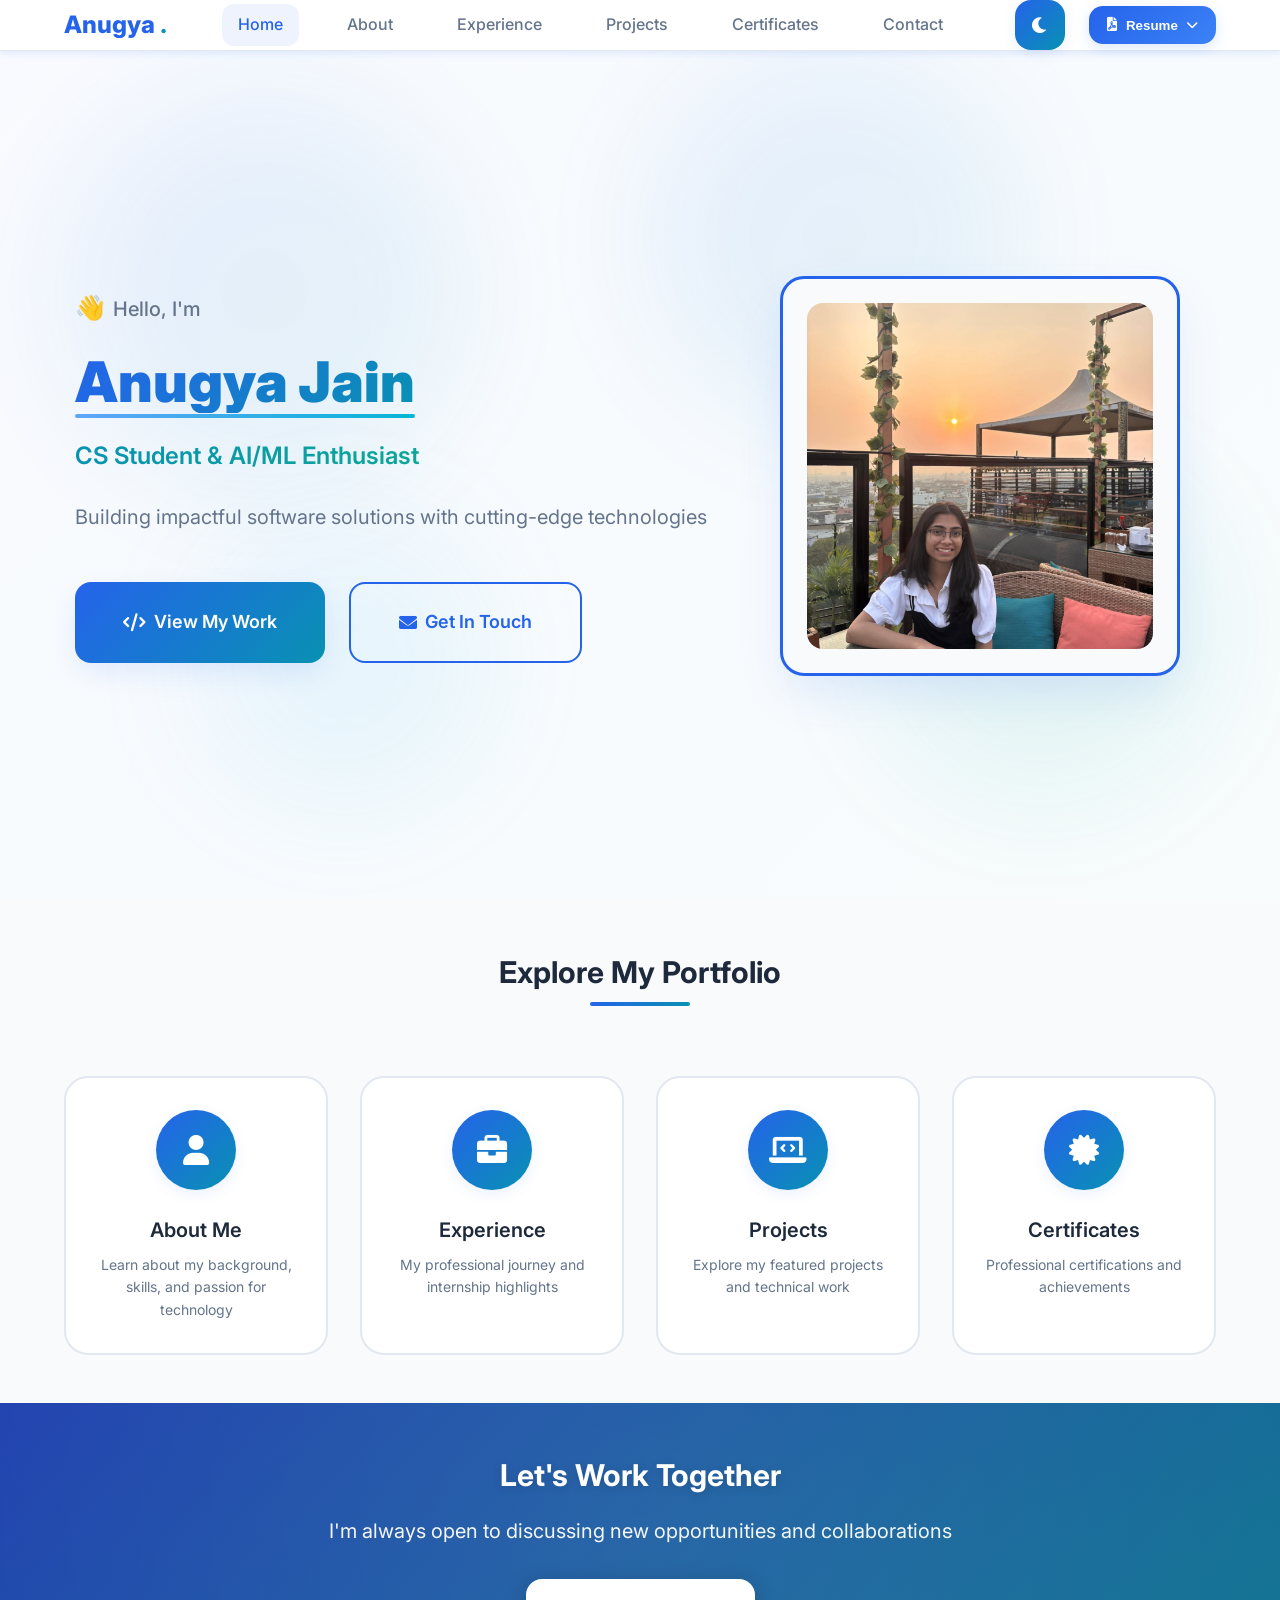
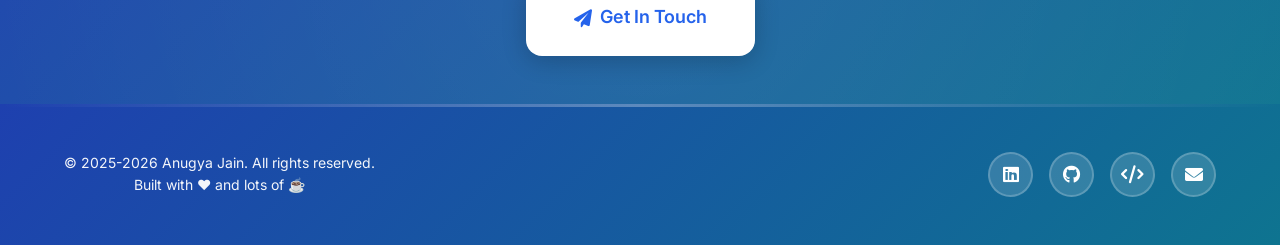
<file: index.html>
<!DOCTYPE html>
<html lang="en">
<head>
<meta charset="UTF-8" />
<meta name="viewport" content="width=device-width, initial-scale=1" />
<title>Anugya Jain - Portfolio</title>

<link rel="icon" type="image/png" href="logo.png">

<link rel="stylesheet" href="assets/css/style.css" />
<link href="https://fonts.googleapis.com/css2?family=Inter:wght@300;400;500;600;700;800&display=swap" rel="stylesheet">
<link rel="stylesheet" href="https://cdnjs.cloudflare.com/ajax/libs/font-awesome/6.0.0/css/all.min.css">
</head>
<body>
<header>
  <nav class="container" aria-label="Primary navigation">
    <div class="logo" tabindex="0" onclick="window.location.href='index.html'">
      <span class="logo-text">Anugya</span>
      <span class="logo-accent">.</span>
    </div>
    <div class="nav-links" role="menubar">
      <a href="index.html" class="active" role="menuitem">Home</a>
      <a href="about.html" role="menuitem">About</a>
      <a href="experience.html" role="menuitem">Experience</a>
      <a href="projects.html" role="menuitem">Projects</a>
      <a href="certificates.html" role="menuitem">Certificates</a>
      <a href="contact.html" role="menuitem">Contact</a>
    </div>
    <div class="nav-actions">
      <button class="theme-toggle" id="theme-toggle" aria-label="Toggle theme">
        <i class="fas fa-moon"></i>
      </button>

    <div class="resume-dropdown">

    <button class="resume-btn">
      <i class="fas fa-file-pdf"></i>
      <span>Resume</span>
      <i class="fas fa-chevron-down dropdown-arrow"></i>
    </button>

    <div class="resume-dropdown-content">

      <!-- View Resume -->
      <a
        href="Anugya_Jain_Resume.pdf"
        target="_blank"
        class="resume-option"
      >
        <i class="fas fa-eye"></i>
        View Resume
      </a>

      <!-- Download Resume -->
      <a
        href="Anugya_Jain_Resume.pdf"
        download
        class="resume-option"
      >
        <i class="fas fa-download"></i>
        Download Resume
      </a>

    </div>

  </div>
          <div class="mobile-menu-toggle" tabindex="0">
        <span></span>
        <span></span>
        <span></span>
      </div>
    </div>
  </nav>
</header>

<main>
  <section class="hero" aria-label="Introduction">
    <div class="hero-background">
      <div class="floating-shapes">
        <div class="shape shape-1"></div>
        <div class="shape shape-2"></div>
        <div class="shape shape-3"></div>
        <div class="shape shape-4"></div>
      </div>
    </div>
    <div class="container">
      <div class="hero-content">
        <div class="hero-text">
          <div class="greeting">
            <span class="wave">👋</span>
            <span>Hello, I'm</span>
          </div>
          <h1 class="hero-title">
            <span class="name-highlight">Anugya Jain</span>
          </h1>
          <p class="hero-subtitle">CS Student & AI/ML Enthusiast</p>
          <p class="hero-description">
            Building impactful software solutions with cutting-edge technologies
          </p>
          <div class="hero-buttons">
            <a href="projects.html" class="btn-primary" role="button" tabindex="0">
              <i class="fas fa-code"></i>
              View My Work
            </a>
            <a href="contact.html" class="btn-secondary" role="button" tabindex="0">
              <i class="fas fa-envelope"></i>
              Get In Touch
            </a>
          </div>
        </div>
        <div class="hero-image">
          <div class="image-container">
            <img src="profile img.jpg" alt="Anugya Jain" class="profile-image" />
          </div>
        </div>
      </div>
    </div>
  </section>

  <section class="quick-links">
    <div class="container">
      <h2 class="section-title">Explore My Portfolio</h2>
      <div class="links-grid">
        <a href="about.html" class="quick-link-card">
          <div class="link-icon">
            <i class="fas fa-user"></i>
          </div>
          <h3>About Me</h3>
          <p>Learn about my background, skills, and passion for technology</p>
        </a>
        
        <a href="experience.html" class="quick-link-card">
          <div class="link-icon">
            <i class="fas fa-briefcase"></i>
          </div>
          <h3>Experience</h3>
          <p>My professional journey and internship highlights</p>
        </a>
        
        <a href="projects.html" class="quick-link-card">
          <div class="link-icon">
            <i class="fas fa-laptop-code"></i>
          </div>
          <h3>Projects</h3>
          <p>Explore my featured projects and technical work</p>
        </a>
        
        <a href="certificates.html" class="quick-link-card">
          <div class="link-icon">
            <i class="fas fa-certificate"></i>
          </div>
          <h3>Certificates</h3>
          <p>Professional certifications and achievements</p>
        </a>
      </div>
    </div>
  </section>

  <section class="cta-section">
    <div class="container">
      <div class="cta-content">
        <h2>Let's Work Together</h2>
        <p>I'm always open to discussing new opportunities and collaborations</p>
        <a href="contact.html" class="btn-primary">
          <i class="fas fa-paper-plane"></i>
          Get In Touch
        </a>
      </div>
    </div>
  </section>
</main>

<footer>
  <div class="container">
    <div class="footer-content">
      <div class="footer-text">
        <p>&copy; 2025-2026 Anugya Jain. All rights reserved.</p>
        <p>Built with ❤️ and lots of ☕</p>
      </div>
      <div class="footer-links">
        <a href="https://www.linkedin.com/in/anugya-jain-21744b290/" target="_blank" rel="noopener noreferrer">
          <i class="fab fa-linkedin"></i>
        </a>
        <a href="https://github.com/jainanugya370-stack" target="_blank" rel="noopener noreferrer">
          <i class="fab fa-github"></i>
        </a>
        <a href="https://leetcode.com/u/anugya_jain27/" target="_blank" rel="noopener noreferrer">
          <i class="fas fa-code"></i>
        </a>
        <a href="mailto:anugya.jain27@gmail.com">
          <i class="fas fa-envelope"></i>
        </a>
      </div>
    </div>
  </div>
</footer>

<script src="assets/js/main.js"></script>
</body>
</html>
</file>
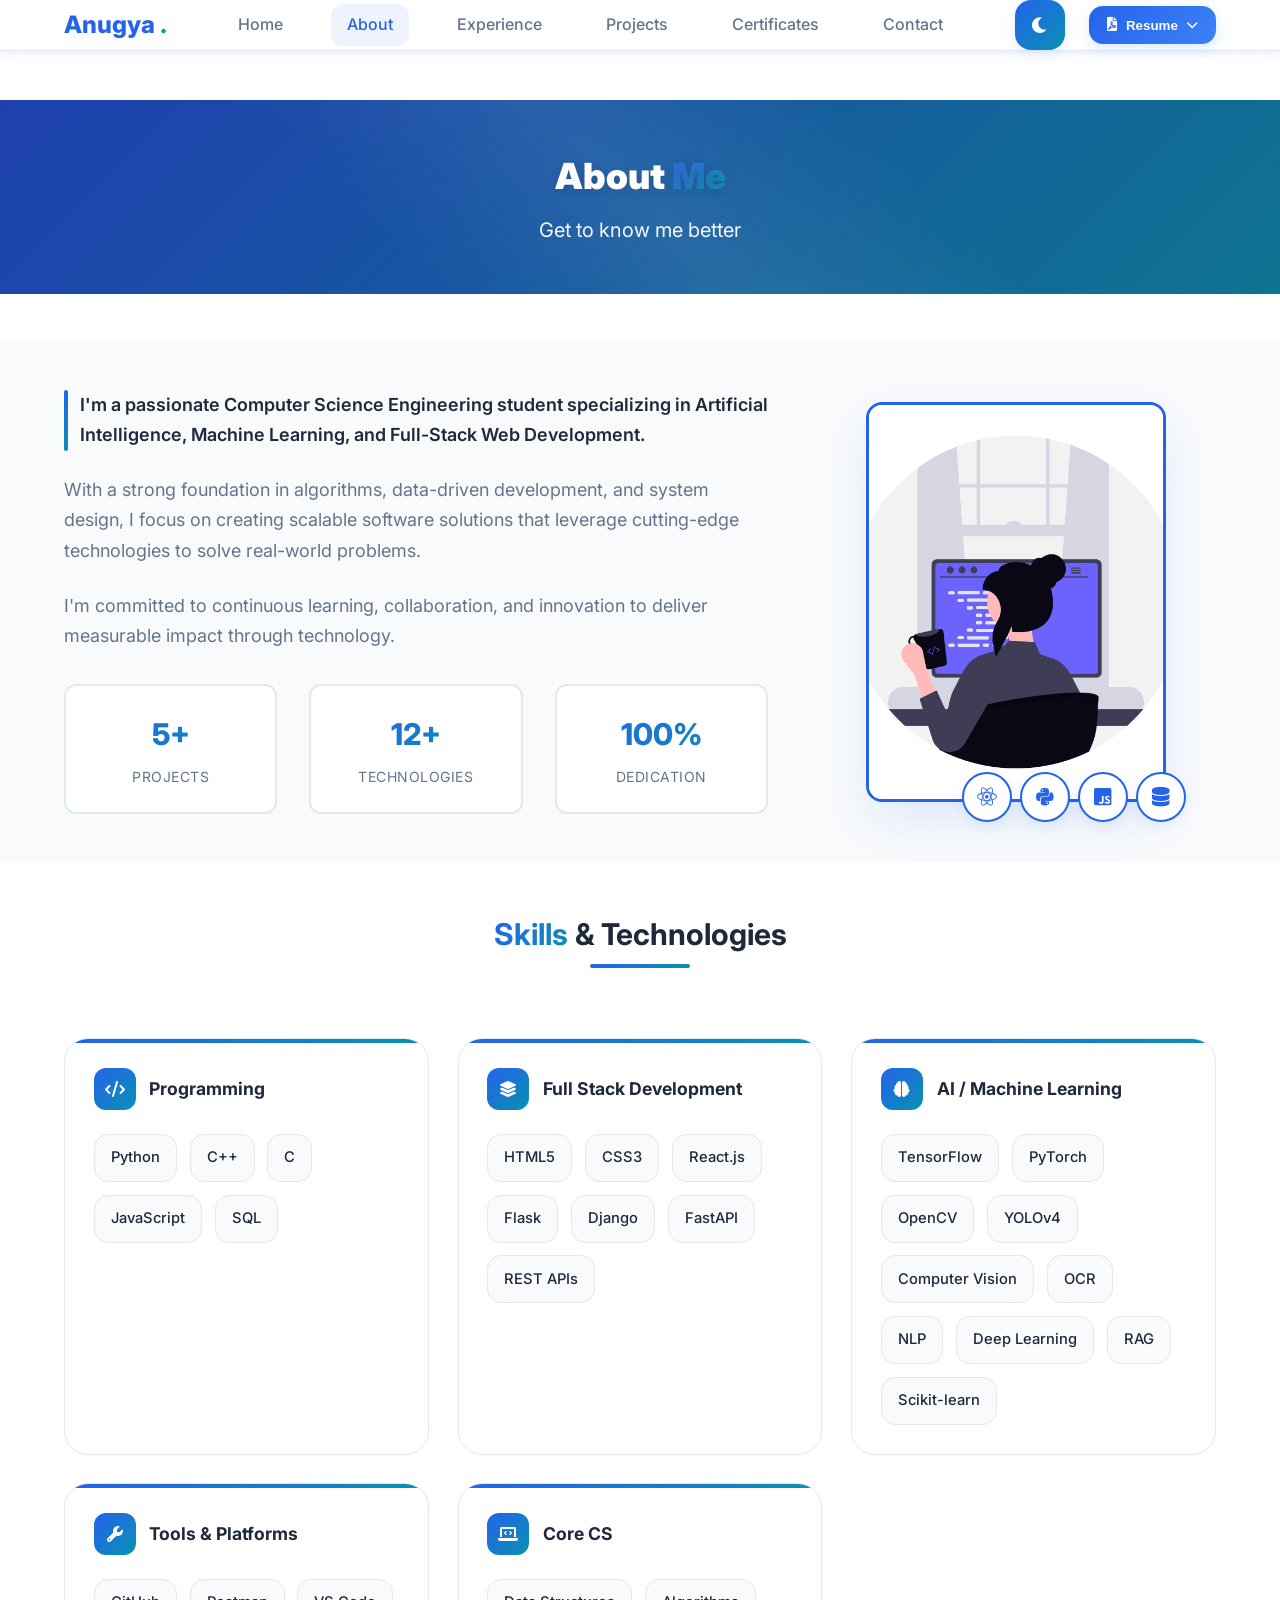
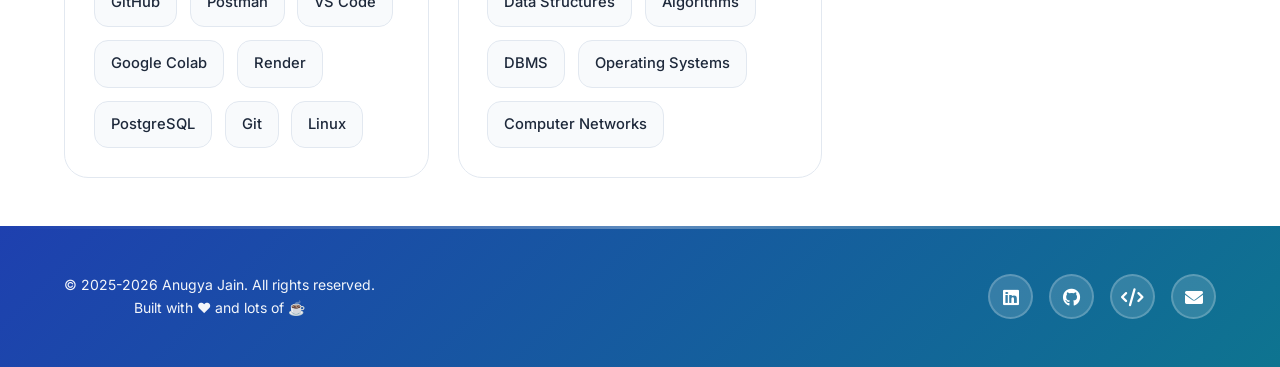
<file: about.html>
<!DOCTYPE html>
<html lang="en">
<head>
<meta charset="UTF-8" />
<meta name="viewport" content="width=device-width, initial-scale=1" />
<title>About Me - Anugya Jain</title>
<link rel="stylesheet" href="assets/css/style.css" />
<link href="https://fonts.googleapis.com/css2?family=Inter:wght@300;400;500;600;700;800&display=swap" rel="stylesheet">
<link rel="stylesheet" href="https://cdnjs.cloudflare.com/ajax/libs/font-awesome/6.0.0/css/all.min.css">
</head>
<body>
<header>
  <nav class="container" aria-label="Primary navigation">
    <div class="logo" tabindex="0" onclick="window.location.href='index.html'">
      <span class="logo-text">Anugya</span>
      <span class="logo-accent">.</span>
    </div>
    <div class="nav-links" role="menubar">
      <a href="index.html" role="menuitem">Home</a>
      <a href="about.html" class="active" role="menuitem">About</a>
      <a href="experience.html" role="menuitem">Experience</a>
      <a href="projects.html" role="menuitem">Projects</a>
      <a href="certificates.html" role="menuitem">Certificates</a>
      <a href="contact.html" role="menuitem">Contact</a>
    </div>
    <div class="nav-actions">
      <button class="theme-toggle" id="theme-toggle" aria-label="Toggle theme">
        <i class="fas fa-moon"></i>
      </button>
      <div class="resume-dropdown">

    <button class="resume-btn">
      <i class="fas fa-file-pdf"></i>
      <span>Resume</span>
      <i class="fas fa-chevron-down dropdown-arrow"></i>
    </button>

    <div class="resume-dropdown-content">

      <!-- View Resume -->
      <a
        href="Anugya_Jain_Resume.pdf"
        target="_blank"
        class="resume-option"
      >
        <i class="fas fa-eye"></i>
        View Resume
      </a>

      <!-- Download Resume -->
      <a
        href="Anugya_Jain_Resume.pdf"
        download
        class="resume-option"
      >
        <i class="fas fa-download"></i>
        Download Resume
      </a>

    </div>
      <div class="mobile-menu-toggle" tabindex="0">
        <span></span>
        <span></span>
        <span></span>
      </div>
    </div>
  </nav>
</header>

<main class="page-content">
  <section class="page-header">
    <div class="container">
      <h1 class="page-title">About <span class="title-accent">Me</span></h1>
      <p class="page-subtitle">Get to know me better</p>
    </div>
  </section>

  <section class="about" aria-labelledby="about-title">
    <div class="container">
      <div class="about-content">
        <div class="about-text">
          <p class="about-intro">
            I'm a passionate Computer Science Engineering student specializing in Artificial Intelligence, 
            Machine Learning, and Full-Stack Web Development.
          </p>
          <p>
            With a strong foundation in algorithms, data-driven development, and system design, 
            I focus on creating scalable software solutions that leverage cutting-edge technologies 
            to solve real-world problems.
          </p>
          <p>
            I'm committed to continuous learning, collaboration, and innovation to deliver 
            measurable impact through technology.
          </p>
          <div class="about-stats">
            <div class="stat">
              <div class="stat-number">5+</div>
              <div class="stat-label">Projects</div>
            </div>
            <div class="stat">
              <div class="stat-number">12+</div>
              <div class="stat-label">Technologies</div>
            </div>
            <div class="stat">
              <div class="stat-number">100%</div>
              <div class="stat-label">Dedication</div>
            </div>
          </div>
        </div>
        <div class="about-image">
          <div class="about-image-container">
            <img src="undraw_programmer_raqr.png" alt="Anugya working on code" class="about-photo" />
            <div class="tech-icons">
              <i class="fab fa-react"></i>
              <i class="fab fa-python"></i>
              <i class="fab fa-js-square"></i>
              <i class="fas fa-database"></i>
            </div>
          </div>
        </div>
      </div>
    </div>
  </section>

  <section id="skills" aria-labelledby="skills-title">
    <div class="container">
      <h2 class="section-title" id="skills-title">
        <span class="title-accent">Skills</span> & Technologies
      </h2>
      <div class="skills-categories">

        <!-- Programming -->

        <div class="skill-category">
          <h3 class="category-title">
            <i class="fas fa-code"></i>
            Programming
          </h3>

          <div class="skills-grid">
            <span class="skill-pill">Python</span>
            <span class="skill-pill">C++</span>
            <span class="skill-pill">C</span>
            <span class="skill-pill">JavaScript</span>
            <span class="skill-pill">SQL</span>
          </div>
        </div>

        <!-- Full Stack -->

        <div class="skill-category">
          <h3 class="category-title">
            <i class="fas fa-layer-group"></i>
            Full Stack Development
          </h3>

          <div class="skills-grid">
            <span class="skill-pill">HTML5</span>
            <span class="skill-pill">CSS3</span>
            <span class="skill-pill">React.js</span>
            <span class="skill-pill">Flask</span>
            <span class="skill-pill">Django</span>
            <span class="skill-pill">FastAPI</span>
            <span class="skill-pill">REST APIs</span>
          </div>
        </div>

        <!-- AI ML -->

        <div class="skill-category">
          <h3 class="category-title">
            <i class="fas fa-brain"></i>
            AI / Machine Learning
          </h3>

          <div class="skills-grid">
            <span class="skill-pill">TensorFlow</span>
            <span class="skill-pill">PyTorch</span>
            <span class="skill-pill">OpenCV</span>
            <span class="skill-pill">YOLOv4</span>
            <span class="skill-pill">Computer Vision</span>
            <span class="skill-pill">OCR</span>
            <span class="skill-pill">NLP</span>
            <span class="skill-pill">Deep Learning</span>
            <span class="skill-pill">RAG</span>
            <span class="skill-pill">Scikit-learn</span>
          </div>
        </div>

        <!-- Tools -->

        <div class="skill-category">
          <h3 class="category-title">
            <i class="fas fa-wrench"></i>
            Tools & Platforms
          </h3>

          <div class="skills-grid">
            <span class="skill-pill">GitHub</span>
            <span class="skill-pill">Postman</span>
            <span class="skill-pill">VS Code</span>
            <span class="skill-pill">Google Colab</span>
            <span class="skill-pill">Render</span>
            <span class="skill-pill">PostgreSQL</span>
            <span class="skill-pill">Git</span>
            <span class="skill-pill">Linux</span>
          </div>
        </div>

        <!-- Core CS -->

        <div class="skill-category">
          <h3 class="category-title">
            <i class="fas fa-laptop-code"></i>
            Core CS
          </h3>

          <div class="skills-grid">
            <span class="skill-pill">Data Structures</span>
            <span class="skill-pill">Algorithms</span>
            <span class="skill-pill">DBMS</span>
            <span class="skill-pill">Operating Systems</span>
            <span class="skill-pill">Computer Networks</span>
          </div>
        </div>

      </div>
    </div>
  </section>
</main>

<footer>
  <div class="container">
    <div class="footer-content">
      <div class="footer-text">
        <p>&copy; 2025-2026 Anugya Jain. All rights reserved.</p>
        <p>Built with ❤️ and lots of ☕</p>
      </div>
      <div class="footer-links">
        <a href="https://www.linkedin.com/in/anugya-jain-21744b290/" target="_blank" rel="noopener noreferrer">
          <i class="fab fa-linkedin"></i>
        </a>
        <a href="https://github.com/jainanugya370-stack" target="_blank" rel="noopener noreferrer">
          <i class="fab fa-github"></i>
        </a>
        <a href="https://leetcode.com/u/anugya_jain27/" target="_blank" rel="noopener noreferrer">
          <i class="fas fa-code"></i>
        </a>
        <a href="mailto:anugya.jain27@gmail.com">
          <i class="fas fa-envelope"></i>
        </a>
      </div>
    </div>
  </div>
</footer>

<script src="assets/js/main.js"></script>
</body>
</html>
</file>
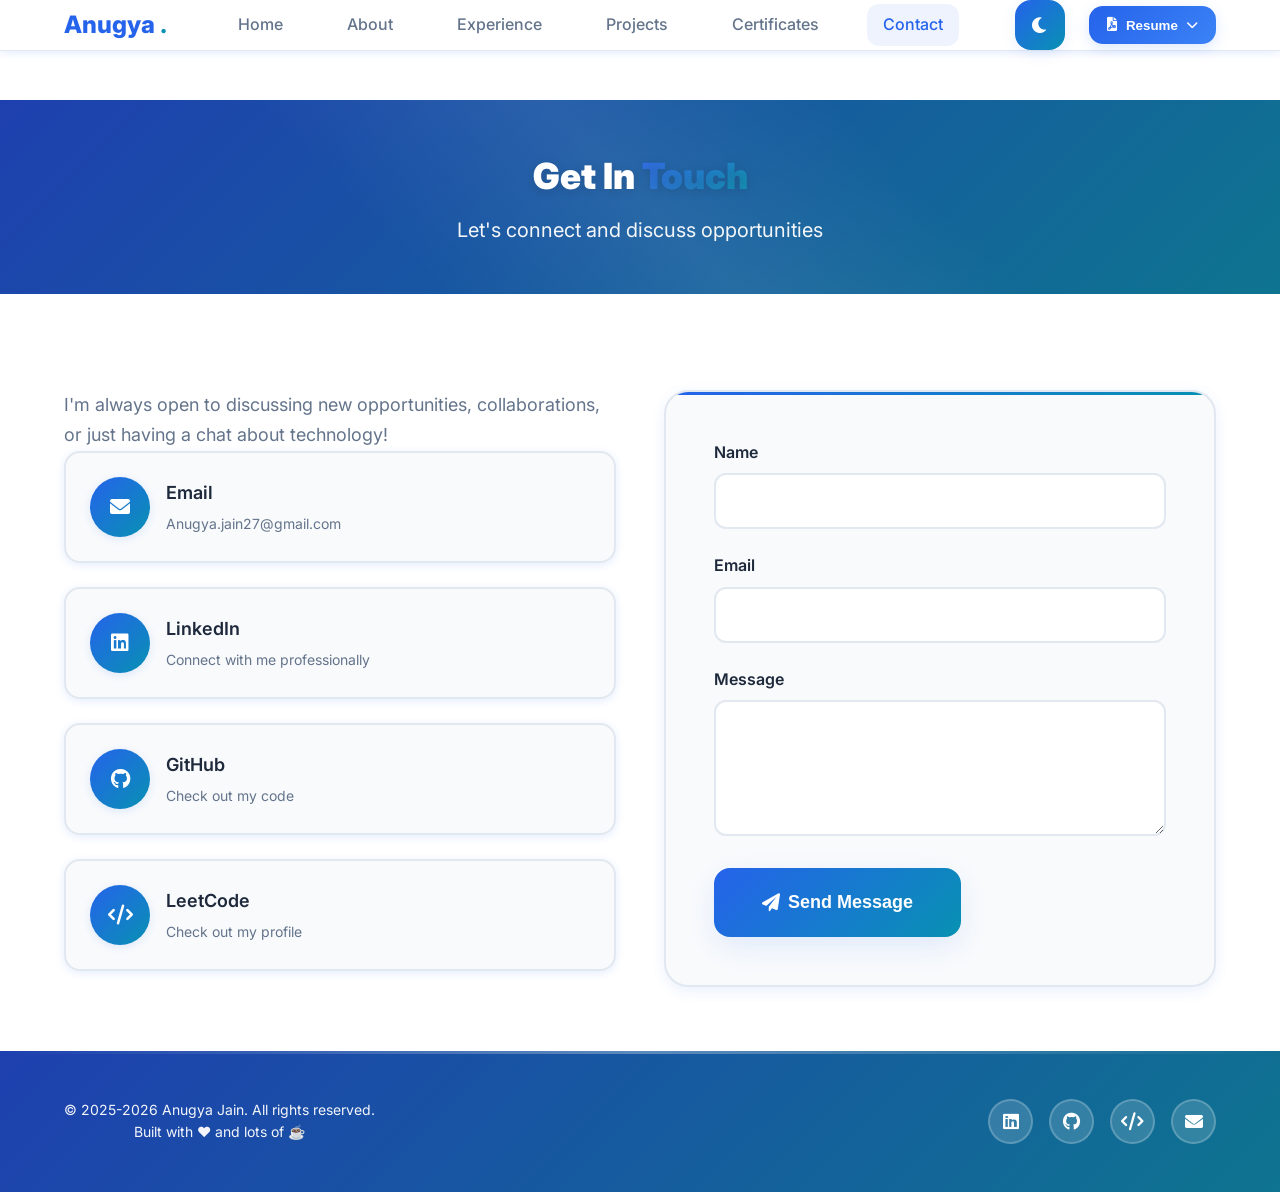
<file: contact.html>
<!DOCTYPE html>
<html lang="en">
<head>
<meta charset="UTF-8" />
<meta name="viewport" content="width=device-width, initial-scale=1" />
<title>Contact - Anugya Jain</title>
<link rel="stylesheet" href="assets/css/style.css" />
<link href="https://fonts.googleapis.com/css2?family=Inter:wght@300;400;500;600;700;800&display=swap" rel="stylesheet">
<link rel="stylesheet" href="https://cdnjs.cloudflare.com/ajax/libs/font-awesome/6.0.0/css/all.min.css">
</head>
<body>
<header>
  <nav class="container" aria-label="Primary navigation">
    <div class="logo" tabindex="0" onclick="window.location.href='index.html'">
      <span class="logo-text">Anugya</span>
      <span class="logo-accent">.</span>
    </div>
    <div class="nav-links" role="menubar">
      <a href="index.html" role="menuitem">Home</a>
      <a href="about.html" role="menuitem">About</a>
      <a href="experience.html" role="menuitem">Experience</a>
      <a href="projects.html" role="menuitem">Projects</a>
      <a href="certificates.html" role="menuitem">Certificates</a>
      <a href="contact.html" class="active" role="menuitem">Contact</a>
    </div>
    <div class="nav-actions">
      <button class="theme-toggle" id="theme-toggle" aria-label="Toggle theme">
        <i class="fas fa-moon"></i>
      </button>
      <div class="resume-dropdown">

    <button class="resume-btn">
      <i class="fas fa-file-pdf"></i>
      <span>Resume</span>
      <i class="fas fa-chevron-down dropdown-arrow"></i>
    </button>

    <div class="resume-dropdown-content">

      <!-- View Resume -->
      <a
        href="Anugya_Jain_Resume.pdf"
        target="_blank"
        class="resume-option"
      >
        <i class="fas fa-eye"></i>
        View Resume
      </a>

      <!-- Download Resume -->
      <a
        href="Anugya_Jain_Resume.pdf"
        download
        class="resume-option"
      >
        <i class="fas fa-download"></i>
        Download Resume
      </a>

    </div>
      <div class="mobile-menu-toggle" tabindex="0">
        <span></span>
        <span></span>
        <span></span>
      </div>
    </div>
  </nav>
</header>

<main class="page-content">
  <section class="page-header">
    <div class="container">
      <h1 class="page-title">Get In <span class="title-accent">Touch</span></h1>
      <p class="page-subtitle">Let's connect and discuss opportunities</p>
    </div>
  </section>

  <section id="contact" class="contact-section" aria-labelledby="contact-title">
    <div class="container">
      <div class="contact-content">
        <div class="contact-info">
          <div class="contact-text">
            <p>
              I'm always open to discussing new opportunities, collaborations, or just having a chat about technology!
            </p>
            <div class="contact-methods">
              <div class="contact-method">
                <i class="fas fa-envelope"></i>
                <div>
                  <h4>Email</h4>
                  <p>Anugya.jain27@gmail.com</p>
                </div>
              </div>
              <div class="contact-method">
                <i class="fab fa-linkedin"></i>
                <div>
                  <h4>LinkedIn</h4>
                  <p>Connect with me professionally</p>
                </div>
              </div>
              <div class="contact-method">
                <i class="fab fa-github"></i>
                <div>
                  <h4>GitHub</h4>
                  <p>Check out my code</p>
                </div>
              </div>
              <div class="contact-method">
                <i class="fas fa-code"></i>
                <div>
                  <h4>LeetCode</h4>
                  <p>Check out my profile</p>
                </div>
              </div>
            </div>
          </div>
        </div>
        <div class="contact-form">
            <form id="contact-form" action="https://formspree.io/f/mqalaayl" method="POST">
              <div class="form-group">
                <label for="name">Name</label>
                <input type="text" id="name" name="name" required>
              </div>
              <div class="form-group">
                <label for="email">Email</label>
                <input type="email" id="email" name="email" required>
              </div>
              <div class="form-group">
                <label for="message">Message</label>
                <textarea id="message" name="message" rows="5" required></textarea>
              </div>
              <button type="submit" class="btn-primary">
                <i class="fas fa-paper-plane"></i>
                Send Message
              </button>
            </form>
          </div>
      </div>
    </div>
  </section>
</main>

<footer>
  <div class="container">
    <div class="footer-content">
      <div class="footer-text">
        <p>&copy; 2025-2026 Anugya Jain. All rights reserved.</p>
        <p>Built with ❤️ and lots of ☕</p>
      </div>
      <div class="footer-links">
        <a href="https://www.linkedin.com/in/anugya-jain-21744b290/" target="_blank" rel="noopener noreferrer">
          <i class="fab fa-linkedin"></i>
        </a>
        <a href="https://github.com/jainanugya370-stack" target="_blank" rel="noopener noreferrer">
          <i class="fab fa-github"></i>
        </a>
        <a href="https://leetcode.com/u/anugya_jain27/" target="_blank" rel="noopener noreferrer">
          <i class="fas fa-code"></i>
        </a>
        <a href="mailto:anugya.jain27@gmail.com">
          <i class="fas fa-envelope"></i>
        </a>
      </div>
    </div>
  </div>
</footer>

<script src="assets/js/main.js"></script>
</body>
</html>
</file>
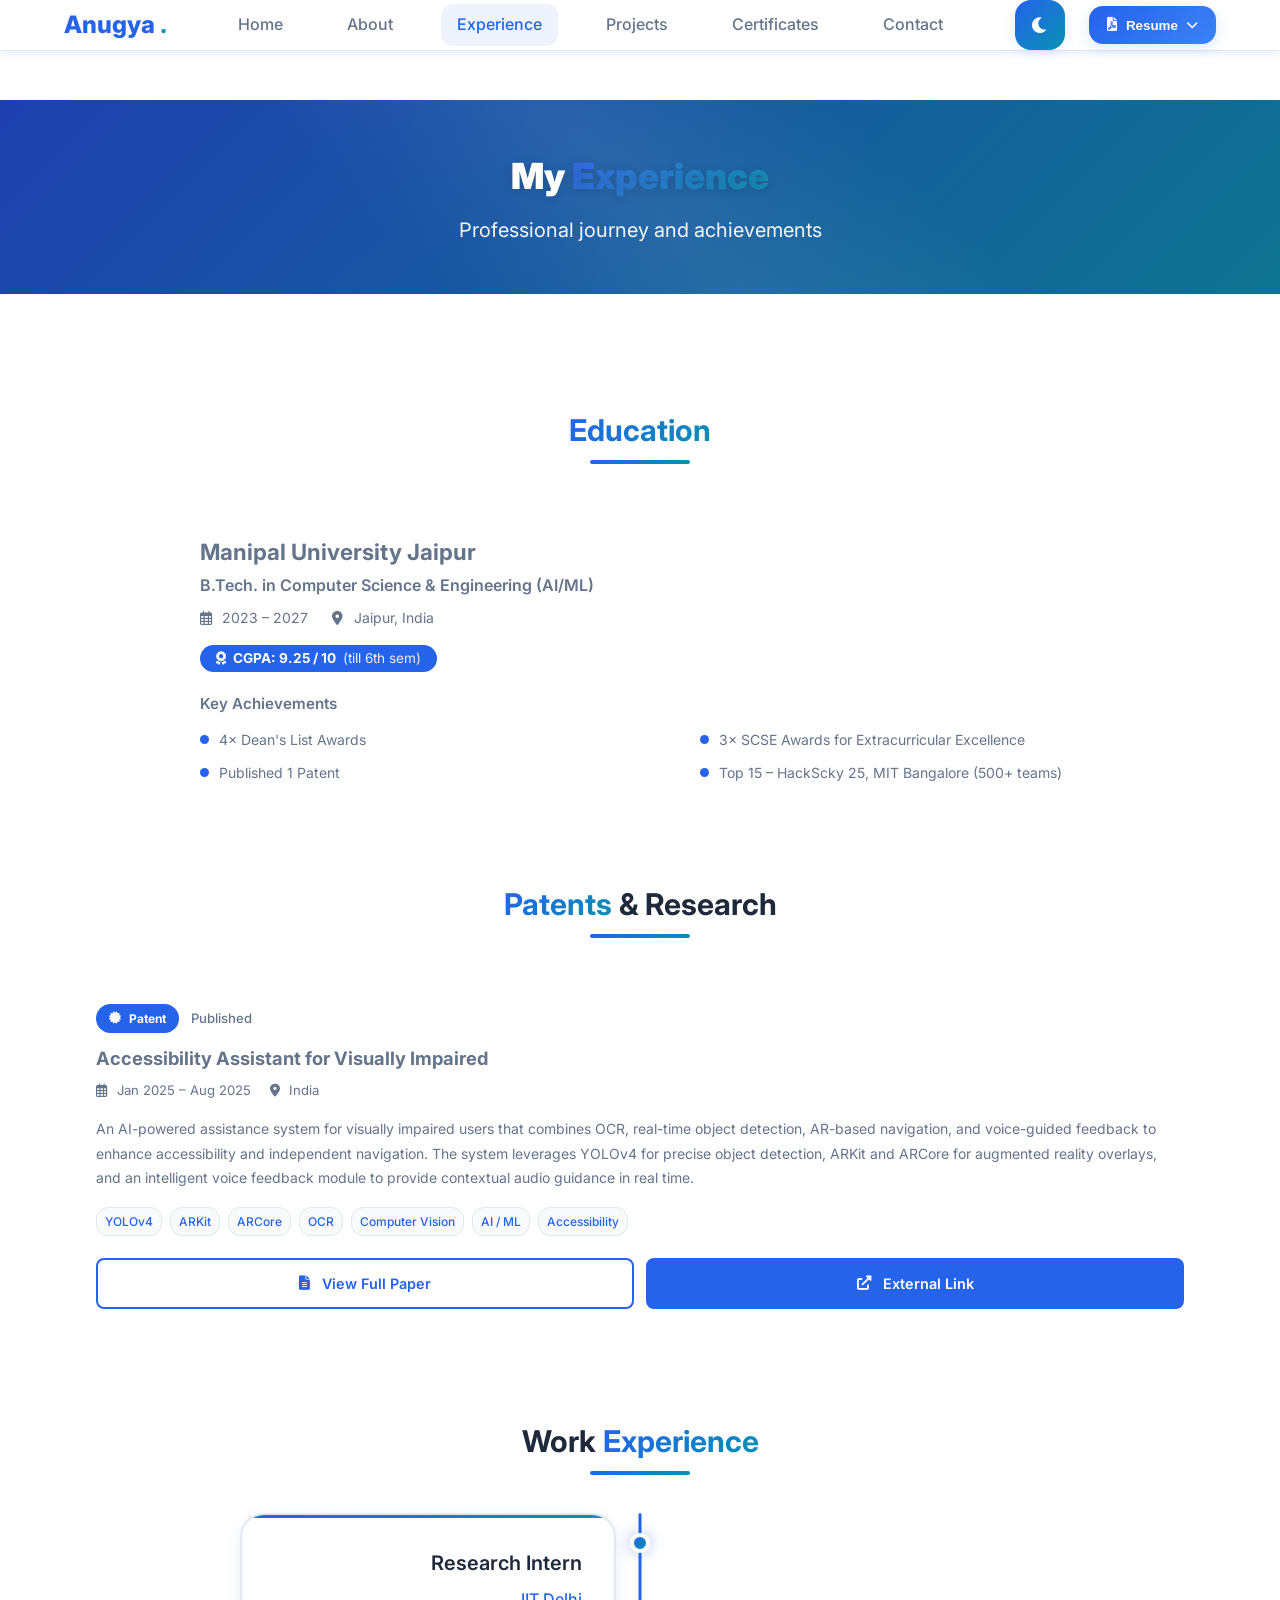
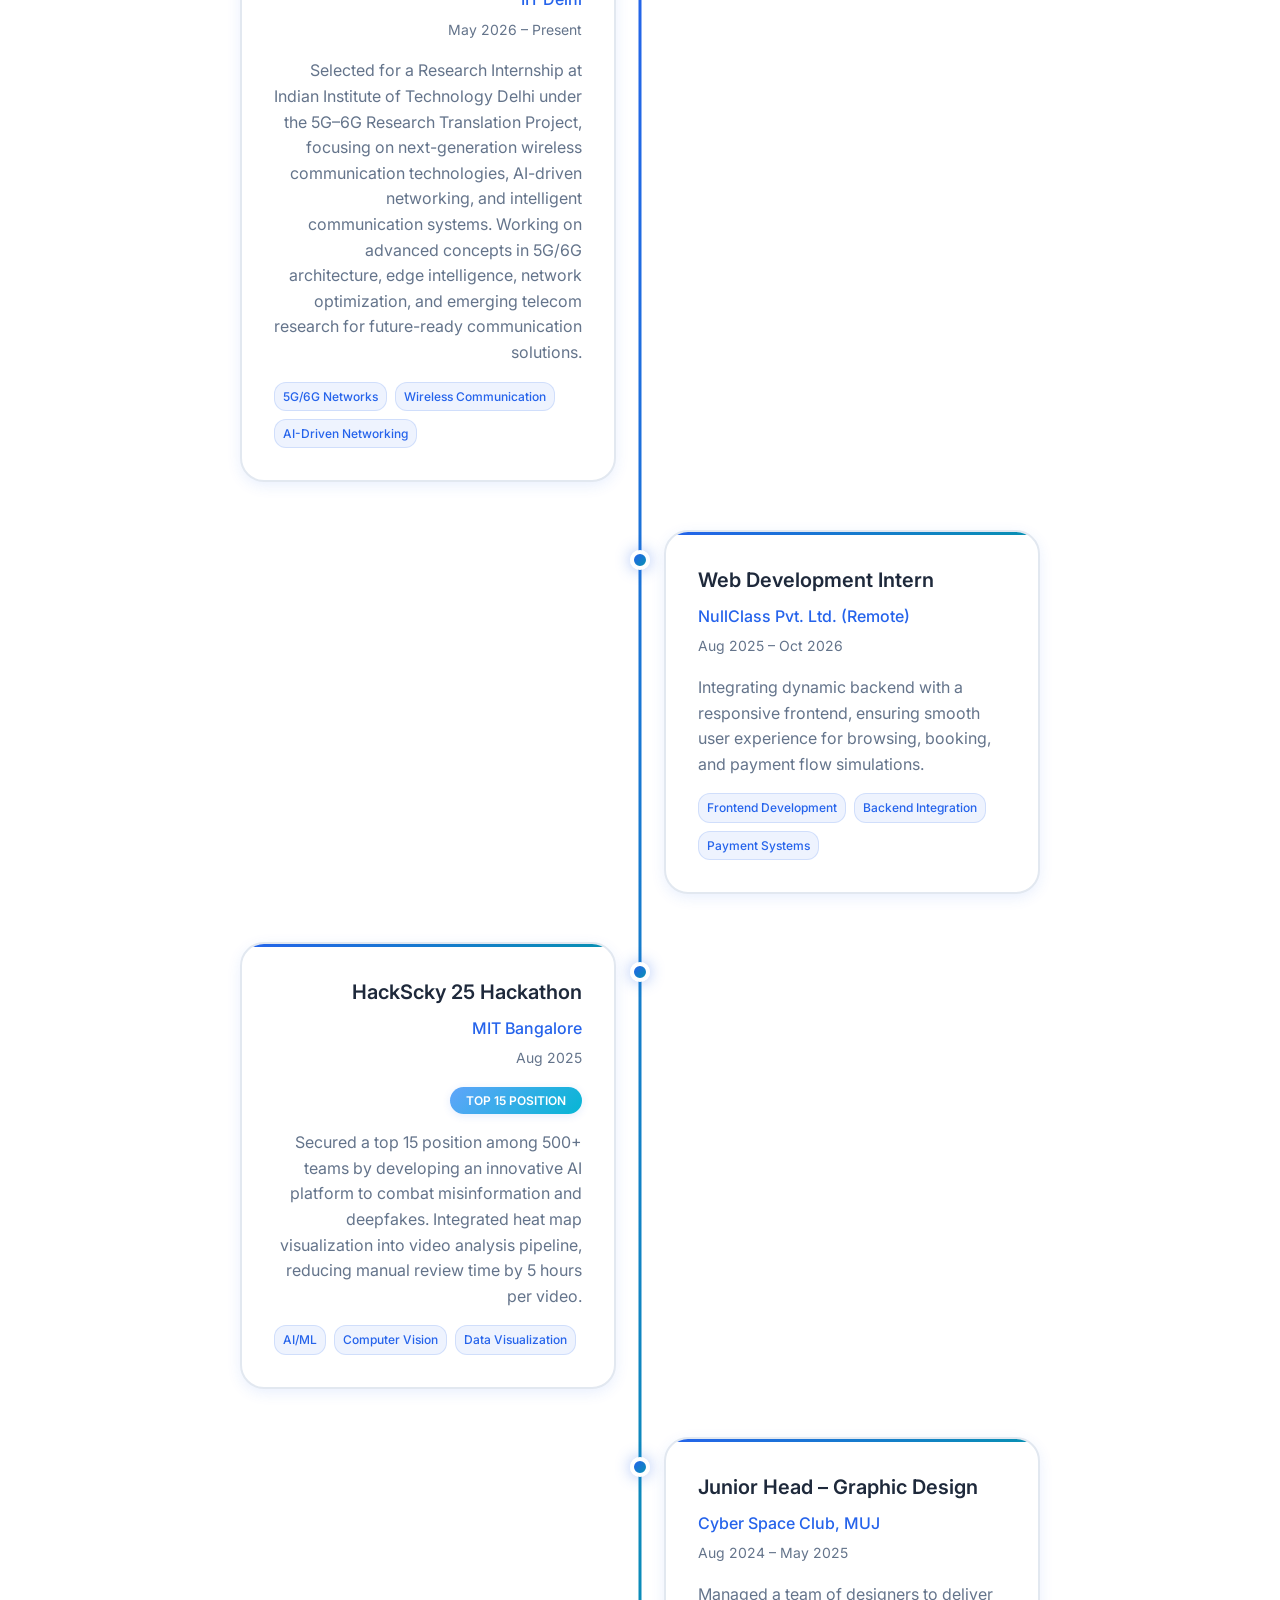
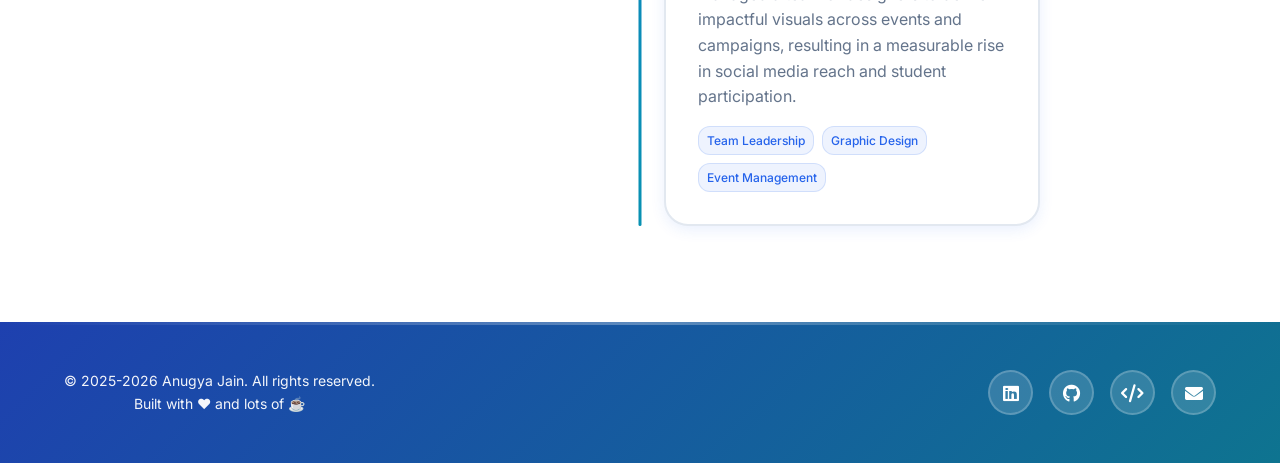
<file: experience.html>
<!DOCTYPE html>
<html lang="en">
<head>
<meta charset="UTF-8" />
<meta name="viewport" content="width=device-width, initial-scale=1" />
<title>Experience - Anugya Jain</title>
<link rel="stylesheet" href="assets/css/style.css" />
<link href="https://fonts.googleapis.com/css2?family=Inter:wght@300;400;500;600;700;800&display=swap" rel="stylesheet">
<link rel="stylesheet" href="https://cdnjs.cloudflare.com/ajax/libs/font-awesome/6.0.0/css/all.min.css">
<style>

  .education-section { padding: 4rem 0 2rem; }

  .education-card {
    background: var(--card-bg);
    border: 2px solid var(--accent-color);
    border-radius: 16px;
    padding: 2rem 2.5rem;
    display: flex;
    gap: 2rem;
    align-items: flex-start;
    transition: transform 0.3s, box-shadow 0.3s;
  }
  .education-card:hover {
    transform: translateY(-4px);
    box-shadow: 0 8px 30px rgba(37,99,235,0.2);
  }

  .edu-icon {
    width: 64px;
    height: 64px;
    min-width: 64px;
    background: var(--accent-color);
    border-radius: 14px;
    display: flex;
    align-items: center;
    justify-content: center;
    font-size: 1.6rem;
    color: #ffffff;
  }

  .edu-body { flex: 1; }

  .edu-university {
    font-size: 1.4rem;
    font-weight: 700;
    color: var(--text-primary);
    margin: 0 0 0.25rem;
  }
  .edu-degree {
    color: var(--accent-color);
    font-weight: 600;
    font-size: 1rem;
    margin: 0 0 0.5rem;
  }
  .edu-meta {
    display: flex;
    gap: 1.5rem;
    font-size: 0.875rem;
    color: var(--text-secondary);
    margin-bottom: 1rem;
    flex-wrap: wrap;
  }
  .edu-meta span { display: flex; align-items: center; gap: 0.4rem; }

  /* CGPA badge – hardcoded blue+white so it never disappears */
  .edu-badges { display: flex; gap: 0.75rem; flex-wrap: wrap; margin-bottom: 1.25rem; }
  .edu-badge-cgpa {
    display: inline-flex;
    align-items: center;
    gap: 0.45rem;
    background: #2563eb;
    color: #ffffff;
    font-weight: 700;
    font-size: 0.85rem;
    padding: 0.42rem 1rem;
    border-radius: 20px;
    line-height: 1;
  }
  .edu-badge-cgpa * { color: #ffffff; }

  .edu-achievements-title {
    font-weight: 600;
    font-size: 0.95rem;
    color: var(--text-primary);
    margin: 0 0 0.75rem;
  }
  .edu-achievements-grid {
    display: grid;
    grid-template-columns: 1fr 1fr;
    gap: 0.65rem 1.5rem;
  }

  /* Achievement row: real HTML dot so ::before isn't needed */
  .edu-achievement-item {
    display: flex;
    align-items: center;
    gap: 0.6rem;
    font-size: 0.875rem;
    color: var(--text-secondary);
    list-style: none;
    padding: 0;
    margin: 0;
  }
  /* The dot is a real <span> inside the HTML */
  .edu-dot {
    display: inline-block;
    width: 9px;
    height: 9px;
    min-width: 9px;
    min-height: 9px;
    border-radius: 50%;
    background: #2563eb;          /* hardcoded blue – always visible */
    flex-shrink: 0;
  }

  .patents-section { padding: 2rem 0; }

  .patent-card {
    background: var(--card-bg);
    border: 2px solid var(--accent-color);
    border-radius: 16px;
    padding: 1.75rem 2rem;
    transition: transform 0.3s, box-shadow 0.3s;
  }
  .patent-card:hover {
    transform: translateY(-4px);
    box-shadow: 0 8px 30px rgba(37,99,235,0.2);
  }

  .patent-top-row {
    display: flex;
    align-items: center;
    gap: 0.75rem;
    margin-bottom: 0.85rem;
  }
  /* Patent badge – hardcoded so it never disappears */
  .patent-status-badge {
    display: inline-flex;
    align-items: center;
    gap: 0.35rem;
    font-size: 0.75rem;
    font-weight: 700;
    padding: 0.3rem 0.8rem;
    border-radius: 20px;
    background: #2563eb;
    color: #ffffff;
    white-space: nowrap;
  }
  .patent-published-label {
    font-size: 0.82rem;
    color: var(--text-secondary);
    font-weight: 500;
  }

  .patent-title {
    font-size: 1.15rem;
    font-weight: 700;
    color: var(--text-primary);
    margin: 0 0 0.5rem;
    line-height: 1.4;
  }
  .patent-meta {
    display: flex;
    gap: 1.2rem;
    font-size: 0.82rem;
    color: var(--text-secondary);
    margin-bottom: 1rem;
    flex-wrap: wrap;
  }
  .patent-meta span { display: flex; align-items: center; gap: 0.35rem; }

  .patent-description {
    font-size: 0.875rem;
    color: var(--text-secondary);
    line-height: 1.75;
    margin-bottom: 1rem;
  }

  .patent-tech-tags {
    display: flex;
    flex-wrap: wrap;
    gap: 0.5rem;
    margin-bottom: 1.4rem;
  }

  /* Two buttons side-by-side, equal width */
  .patent-actions {
    display: flex;
    gap: 0.75rem;
    width: 100%;
  }

  /* "View Full Paper" – outlined, turns solid blue on hover */
  .patent-btn-pdf {
    flex: 1;
    display: flex;
    align-items: center;
    justify-content: center;
    gap: 0.5rem;
    padding: 0.75rem 1rem;
    background: transparent;
    border: 2px solid #2563eb;
    color: #2563eb;
    border-radius: 8px;
    font-size: 0.9rem;
    font-weight: 600;
    cursor: pointer;
    font-family: inherit;
    transition: background 0.25s, color 0.25s;
    text-decoration: none;
  }
  .patent-btn-pdf:hover {
    background: #2563eb;
    color: #ffffff;
  }

  /* "External Link" – always solid blue, white text */
  .patent-btn-ext {
    flex: 1;
    display: flex;
    align-items: center;
    justify-content: center;
    gap: 0.5rem;
    padding: 0.75rem 1rem;
    background: #2563eb;
    border: 2px solid #2563eb;
    color: #ffffff;
    border-radius: 8px;
    font-size: 0.9rem;
    font-weight: 600;
    cursor: pointer;
    font-family: inherit;
    text-decoration: none;
    transition: opacity 0.2s, transform 0.2s;
  }
  .patent-btn-ext:hover { opacity: 0.85; transform: translateY(-1px); }


  .patent-modal {
    display: none;
    position: fixed;
    inset: 0;
    background: rgba(0,0,0,0.6);
    z-index: 9999;
    align-items: center;
    justify-content: center;
    padding: 1rem;
  }
  .patent-modal.active { display: flex; }

  .patent-modal-content {
    background: var(--card-bg);
    border: 1px solid var(--border-color);
    border-radius: 20px;
    width: 100%;
    max-width: 860px;
    height: 92vh;
    display: flex;
    flex-direction: column;
    overflow: hidden;
    padding: 0;
  }
  .patent-modal-header {
    display: flex;
    justify-content: space-between;
    align-items: center;
    padding: 1.25rem 1.75rem;
    border-bottom: 1px solid var(--border-color);
    flex-shrink: 0;
  }
  .patent-modal-header h3 {
    font-size: 1.05rem;
    font-weight: 700;
    color: var(--text-primary);
    max-width: 88%;
    line-height: 1.3;
    margin: 0;
  }
  .patent-modal-close {
    background: none;
    border: none;
    color: var(--text-secondary);
    font-size: 1.2rem;
    cursor: pointer;
    padding: 0.25rem;
    line-height: 1;
    transition: color 0.2s;
    flex-shrink: 0;
  }
  .patent-modal-close:hover { color: var(--text-primary); }

  /* PDF viewer area */
  .patent-pdf-viewer {
    flex: 1;
    display: flex;
    flex-direction: column;
    overflow: hidden;
  }
  .patent-pdf-frame {
    flex: 1;
    width: 100%;
    border: none;
    display: block;
  }
  /* No-PDF placeholder shown when iframe src is empty */
  .patent-pdf-placeholder {
    flex: 1;
    display: flex;
    flex-direction: column;
    align-items: center;
    justify-content: center;
    gap: 1rem;
    color: var(--text-secondary);
    padding: 2rem;
    text-align: center;
  }
  .patent-pdf-placeholder i {
    font-size: 3.5rem;
    color: var(--accent-color);
    opacity: 0.6;
  }
  .patent-pdf-placeholder p {
    font-size: 0.95rem;
    margin: 0;
    line-height: 1.6;
  }
  .patent-pdf-placeholder code {
    background: var(--border-color);
    padding: 0.2rem 0.5rem;
    border-radius: 4px;
    font-size: 0.85rem;
    color: var(--accent-color);
  }

  .patent-modal-footer {
    display: flex;
    align-items: center;
    justify-content: flex-end;
    gap: 0.75rem;
    padding: 1rem 1.75rem;
    border-top: 1px solid var(--border-color);
    flex-shrink: 0;
  }


  @media (max-width: 640px) {
    .education-card    { flex-direction: column; gap: 1.25rem; }
    .edu-achievements-grid { grid-template-columns: 1fr; }
    .patent-actions    { flex-direction: column; }
  }
</style>
</head>
<body>

<header>
  <nav class="container" aria-label="Primary navigation">
    <div class="logo" tabindex="0" onclick="window.location.href='index.html'">
      <span class="logo-text">Anugya</span>
      <span class="logo-accent">.</span>
    </div>
    <div class="nav-links" role="menubar">
      <a href="index.html" role="menuitem">Home</a>
      <a href="about.html" role="menuitem">About</a>
      <a href="experience.html" class="active" role="menuitem">Experience</a>
      <a href="projects.html" role="menuitem">Projects</a>
      <a href="certificates.html" role="menuitem">Certificates</a>
      <a href="contact.html" role="menuitem">Contact</a>
    </div>
    <div class="nav-actions">
      <button class="theme-toggle" id="theme-toggle" aria-label="Toggle theme">
        <i class="fas fa-moon"></i>
      </button>
      <div class="resume-dropdown">

    <button class="resume-btn">
      <i class="fas fa-file-pdf"></i>
      <span>Resume</span>
      <i class="fas fa-chevron-down dropdown-arrow"></i>
    </button>

    <div class="resume-dropdown-content">

      <!-- View Resume -->
      <a
        href="Anugya_Jain_Resume.pdf"
        target="_blank"
        class="resume-option"
      >
        <i class="fas fa-eye"></i>
        View Resume
      </a>

      <!-- Download Resume -->
      <a
        href="Anugya_Jain_Resume.pdf"
        download
        class="resume-option"
      >
        <i class="fas fa-download"></i>
        Download Resume
      </a>

    </div>
      <div class="mobile-menu-toggle" tabindex="0">
        <span></span>
        <span></span>
        <span></span>
      </div>
    </div>
  </nav>
</header>

<main class="page-content">

  <section class="page-header">
    <div class="container">
      <h1 class="page-title">My <span class="title-accent">Experience</span></h1>
      <p class="page-subtitle">Professional journey and achievements</p>
    </div>
  </section>

  <!-- ╔════════════════╗ -->
  <!-- ║  EDUCATION     ║ -->
  <!-- ╚════════════════╝ -->
  <section id="education" class="education-section" aria-labelledby="education-title">
    <div class="container">
      <h2 class="section-title" id="education-title">
        <span class="title-accent">Education</span>
      </h2>

      <div class="education-card">
        <div class="edu-icon">
          <i class="fas fa-graduation-cap"></i>
        </div>
        <div class="edu-body">
          <h3 class="edu-university">Manipal University Jaipur</h3>
          <p class="edu-degree">B.Tech. in Computer Science &amp; Engineering (AI/ML)</p>

          <div class="edu-meta">
            <span><i class="far fa-calendar-alt"></i>&nbsp;2023 – 2027</span>
            <span><i class="fas fa-map-marker-alt"></i>&nbsp;Jaipur, India</span>
          </div>

          <!-- CGPA — real HTML, hardcoded blue -->
          <div class="edu-badges">
            <span class="edu-badge-cgpa">
              <i class="fas fa-award"></i>
              CGPA: 9.25 / 10
              <span style="font-weight:400; opacity:0.9;">(till 6th sem)</span>
            </span>
          </div>

          <p class="edu-achievements-title">Key Achievements</p>

          <!-- Real <span> dots — no ::before needed -->
          <div class="edu-achievements-grid">
            <span class="edu-achievement-item">
              <span class="edu-dot"></span>4× Dean's List Awards
            </span>
            <span class="edu-achievement-item">
              <span class="edu-dot"></span>3× SCSE Awards for Extracurricular Excellence
            </span>
            <span class="edu-achievement-item">
              <span class="edu-dot"></span>Published 1 Patent
            </span>
            <span class="edu-achievement-item">
              <span class="edu-dot"></span>Top 15 – HackScky 25, MIT Bangalore (500+ teams)
            </span>
          </div>
        </div>
      </div>
    </div>
  </section>

  <!-- ╔════════════════╗ -->
  <!-- ║   PATENTS      ║ -->
  <!-- ╚════════════════╝ -->
  <section id="patents" class="patents-section" aria-labelledby="patents-title">
    <div class="container">
      <h2 class="section-title" id="patents-title">
        <span class="title-accent">Patents</span> &amp; Research
      </h2>

      <div class="patent-card">
        <div class="patent-top-row">
          <span class="patent-status-badge">
            <i class="fas fa-certificate"></i>&nbsp;Patent
          </span>
          <span class="patent-published-label">Published</span>
        </div>

        <h3 class="patent-title">Accessibility Assistant for Visually Impaired</h3>

        <div class="patent-meta">
          <span><i class="far fa-calendar-alt"></i>&nbsp;Jan 2025 – Aug 2025</span>
          <span><i class="fas fa-map-marker-alt"></i>&nbsp;India</span>
        </div>

        <p class="patent-description">
          An AI-powered assistance system for visually impaired users that combines OCR,
          real-time object detection, AR-based navigation, and voice-guided feedback to enhance
          accessibility and independent navigation. The system leverages YOLOv4 for precise
          object detection, ARKit and ARCore for augmented reality overlays, and an intelligent
          voice feedback module to provide contextual audio guidance in real time.
        </p>

        <div class="patent-tech-tags">
          <span class="tech-tag">YOLOv4</span>
          <span class="tech-tag">ARKit</span>
          <span class="tech-tag">ARCore</span>
          <span class="tech-tag">OCR</span>
          <span class="tech-tag">Computer Vision</span>
          <span class="tech-tag">AI / ML</span>
          <span class="tech-tag">Accessibility</span>
        </div>

        <div class="patent-actions">
          <button class="patent-btn-pdf" onclick="openPatentModal()">
            <i class="fas fa-file-alt"></i>&nbsp;View Full Paper
          </button>
          <a
            href="https://patents.google.com/"
            target="_blank"
            rel="noopener noreferrer"
            class="patent-btn-ext"
          >
            <i class="fas fa-external-link-alt"></i>&nbsp;External Link
          </a>
        </div>
      </div>
    </div>
  </section>

  <!-- ╔════════════════════╗ -->
  <!-- ║  WORK EXPERIENCE   ║ -->
  <!-- ╚════════════════════╝ -->
  <section id="experience" class="experience" aria-labelledby="experience-title">
    <div class="container">
      <h2 class="section-title" id="experience-title">
        Work <span class="title-accent">Experience</span>
      </h2>

      <div class="timeline">

        <div class="timeline-item">
          <div class="timeline-marker"></div>
          <div class="timeline-content">
            <div class="timeline-header">
              <h3 class="timeline-title">Research Intern</h3>
              <span class="timeline-company">IIT Delhi</span>
              <span class="timeline-date">May 2026 – Present</span>
            </div>
            <p class="timeline-description">
              Selected for a Research Internship at Indian Institute of Technology Delhi under the
              5G–6G Research Translation Project, focusing on next-generation wireless communication
              technologies, AI-driven networking, and intelligent communication systems. Working on
              advanced concepts in 5G/6G architecture, edge intelligence, network optimization, and
              emerging telecom research for future-ready communication solutions.
            </p>
            <div class="timeline-skills">
              <span class="skill-tag">5G/6G Networks</span>
              <span class="skill-tag">Wireless Communication</span>
              <span class="skill-tag">AI-Driven Networking</span>
            </div>
          </div>
        </div>

        <div class="timeline-item">
          <div class="timeline-marker"></div>
          <div class="timeline-content">
            <div class="timeline-header">
              <h3 class="timeline-title">Web Development Intern</h3>
              <span class="timeline-company">NullClass Pvt. Ltd. (Remote)</span>
              <span class="timeline-date">Aug 2025 – Oct 2026</span>
            </div>
            <p class="timeline-description">
              Integrating dynamic backend with a responsive frontend, ensuring smooth user experience
              for browsing, booking, and payment flow simulations.
            </p>
            <div class="timeline-skills">
              <span class="skill-tag">Frontend Development</span>
              <span class="skill-tag">Backend Integration</span>
              <span class="skill-tag">Payment Systems</span>
            </div>
          </div>
        </div>

        <div class="timeline-item">
          <div class="timeline-marker"></div>
          <div class="timeline-content">
            <div class="timeline-header">
              <h3 class="timeline-title">HackScky 25 Hackathon</h3>
              <span class="timeline-company">MIT Bangalore</span>
              <span class="timeline-date">Aug 2025</span>
            </div>
            <div class="achievement-badge">Top 15 Position</div>
            <p class="timeline-description">
              Secured a top 15 position among 500+ teams by developing an innovative AI platform
              to combat misinformation and deepfakes. Integrated heat map visualization into video
              analysis pipeline, reducing manual review time by 5 hours per video.
            </p>
            <div class="timeline-skills">
              <span class="skill-tag">AI/ML</span>
              <span class="skill-tag">Computer Vision</span>
              <span class="skill-tag">Data Visualization</span>
            </div>
          </div>
        </div>

        <div class="timeline-item">
          <div class="timeline-marker"></div>
          <div class="timeline-content">
            <div class="timeline-header">
              <h3 class="timeline-title">Junior Head – Graphic Design</h3>
              <span class="timeline-company">Cyber Space Club, MUJ</span>
              <span class="timeline-date">Aug 2024 – May 2025</span>
            </div>
            <p class="timeline-description">
              Managed a team of designers to deliver impactful visuals across events and campaigns,
              resulting in a measurable rise in social media reach and student participation.
            </p>
            <div class="timeline-skills">
              <span class="skill-tag">Team Leadership</span>
              <span class="skill-tag">Graphic Design</span>
              <span class="skill-tag">Event Management</span>
            </div>
          </div>
        </div>

      </div>
    </div>
  </section>

</main>

<!-- ═══════ PATENT MODAL ═══════ -->
<div id="patentModal" class="patent-modal" role="dialog" aria-modal="true" aria-labelledby="patentModalTitle">
  <div class="patent-modal-content">

    <div class="patent-modal-header">
      <h3 id="patentModalTitle">Accessibility Assistant for Visually Impaired — Full Paper</h3>
      <button class="patent-modal-close" onclick="closePatentModal()" aria-label="Close">
        <i class="fas fa-times"></i>
      </button>
    </div>

    <!-- PDF viewer: iframe loads when PDF is present, placeholder shown otherwise -->
    <div class="patent-pdf-viewer" id="pdfViewer">

      <iframe
        id="patentPdfFrame"
        class="patent-pdf-frame"
        src="Patent.pdf"
        title="Patent Full Paper PDF"
      ></iframe>

      <!-- Fallback shown if PDF fails to load -->
      <div class="patent-pdf-placeholder" id="pdfPlaceholder" style="display:none;">
        <i class="fas fa-file-pdf"></i>
        <p>PDF not found.<br>
          Place your patent PDF in the project folder and update the filename to<br>
          <code>patent-paper.pdf</code>
        </p>
      </div>

    </div>

    <div class="patent-modal-footer">
      <a
        href="patent-paper.pdf"
        download
        class="patent-btn-pdf"
        style="flex:unset; min-width:160px; text-decoration:none;"
      >
        <i class="fas fa-download"></i>&nbsp;Download PDF
      </a>
      <a
        href="https://patents.google.com/"
        target="_blank"
        rel="noopener noreferrer"
        class="patent-btn-ext"
        style="text-decoration:none; flex:unset; min-width:160px;"
      >
        <i class="fas fa-external-link-alt"></i>&nbsp;External Link
      </a>
    </div>

  </div>
</div>

<footer>
  <div class="container">
    <div class="footer-content">
      <div class="footer-text">
        <p>&copy; 2025-2026 Anugya Jain. All rights reserved.</p>
        <p>Built with ❤️ and lots of ☕</p>
      </div>
      <div class="footer-links">
        <a href="https://www.linkedin.com/in/anugya-jain-21744b290/" target="_blank" rel="noopener noreferrer">
          <i class="fab fa-linkedin"></i>
        </a>
        <a href="https://github.com/jainanugya370-stack" target="_blank" rel="noopener noreferrer">
          <i class="fab fa-github"></i>
        </a>
        <a href="https://leetcode.com/u/anugya_jain27/" target="_blank" rel="noopener noreferrer">
          <i class="fas fa-code"></i>
        </a>
        <a href="mailto:anugya.jain27@gmail.com">
          <i class="fas fa-envelope"></i>
        </a>
      </div>
    </div>
  </div>
</footer>

<script src="assets/js/main.js"></script>
<script>
  function openPatentModal() {
    document.getElementById('patentModal').classList.add('active');
    document.body.style.overflow = 'hidden';
  }
  function closePatentModal() {
    document.getElementById('patentModal').classList.remove('active');
    document.body.style.overflow = '';
  }
  // Show placeholder if PDF can't load
  const pdfFrame = document.getElementById('patentPdfFrame');
  if (pdfFrame) {
    pdfFrame.addEventListener('error', function() {
      pdfFrame.style.display = 'none';
      document.getElementById('pdfPlaceholder').style.display = 'flex';
    });
  }
  document.getElementById('patentModal').addEventListener('click', function(e) {
    if (e.target === this) closePatentModal();
  });
  document.addEventListener('keydown', function(e) {
    if (e.key === 'Escape') closePatentModal();
  });
</script>
</body>
</html>
</file>
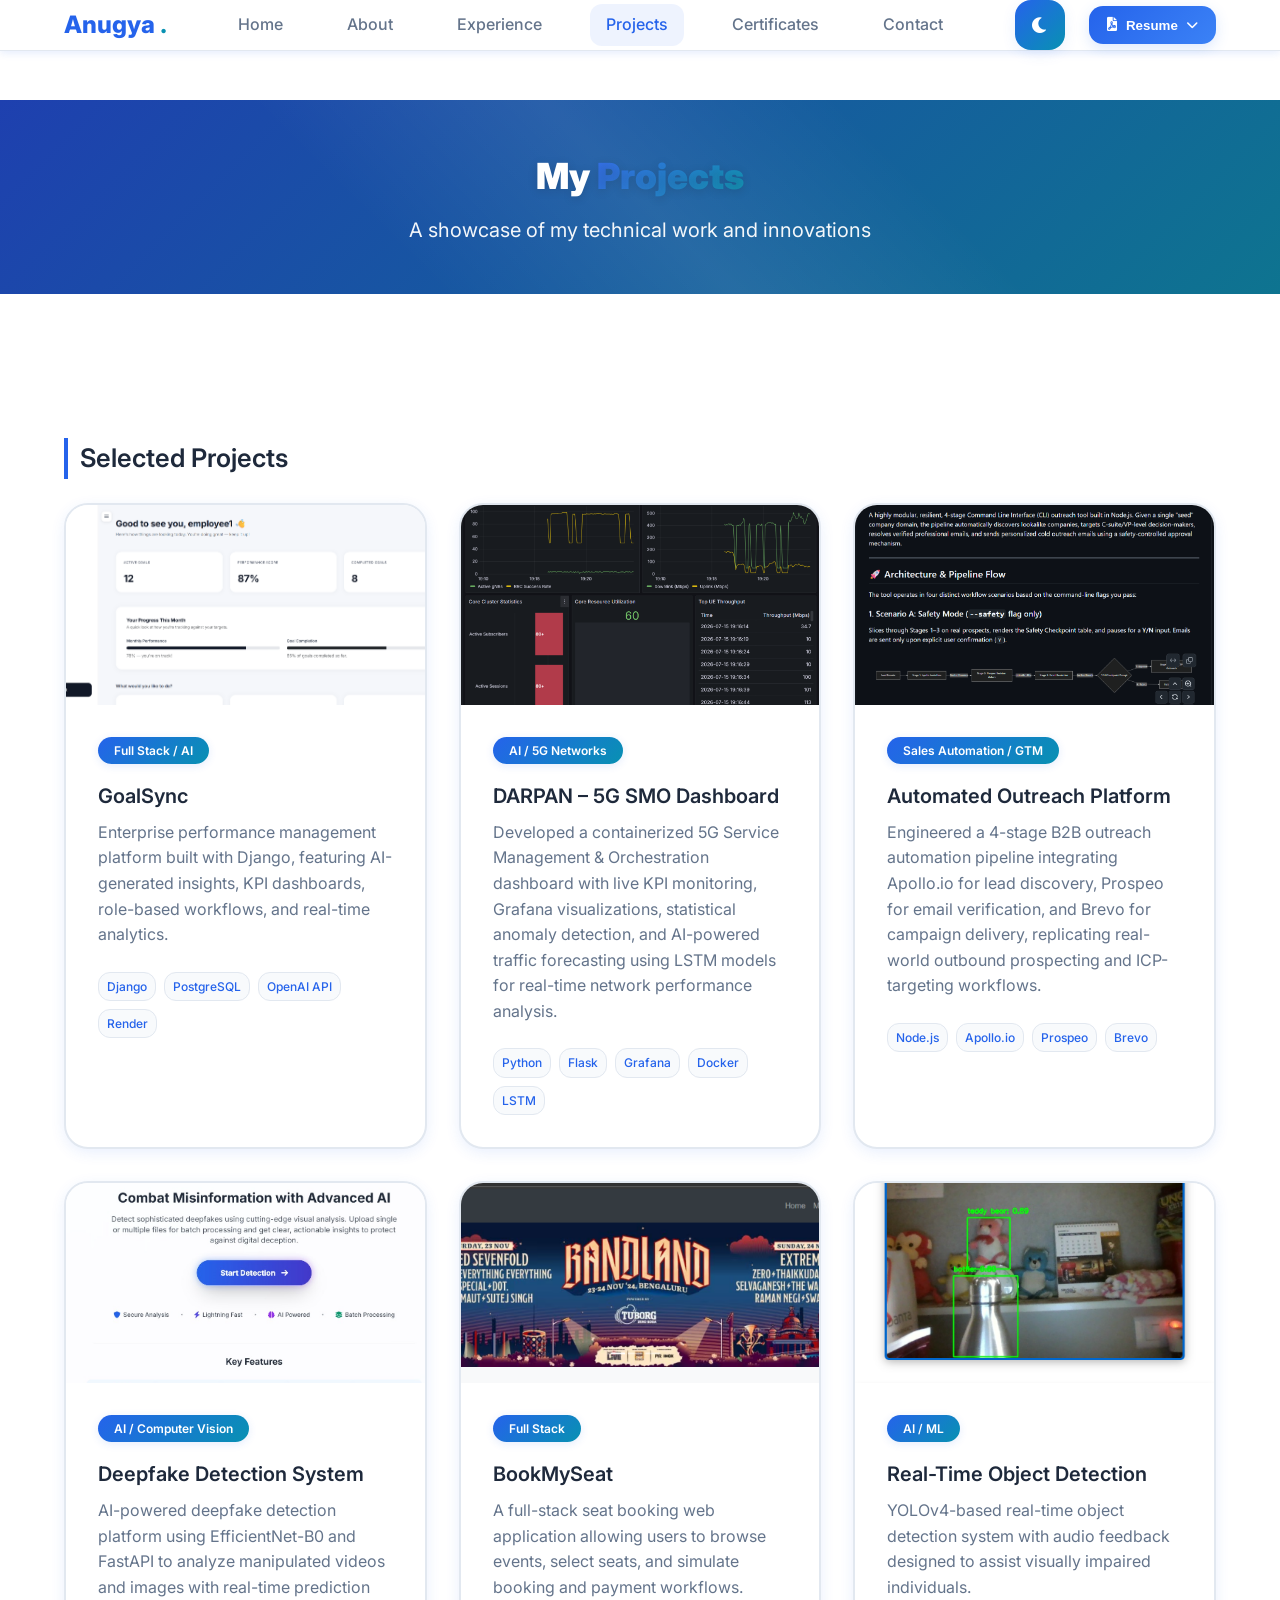
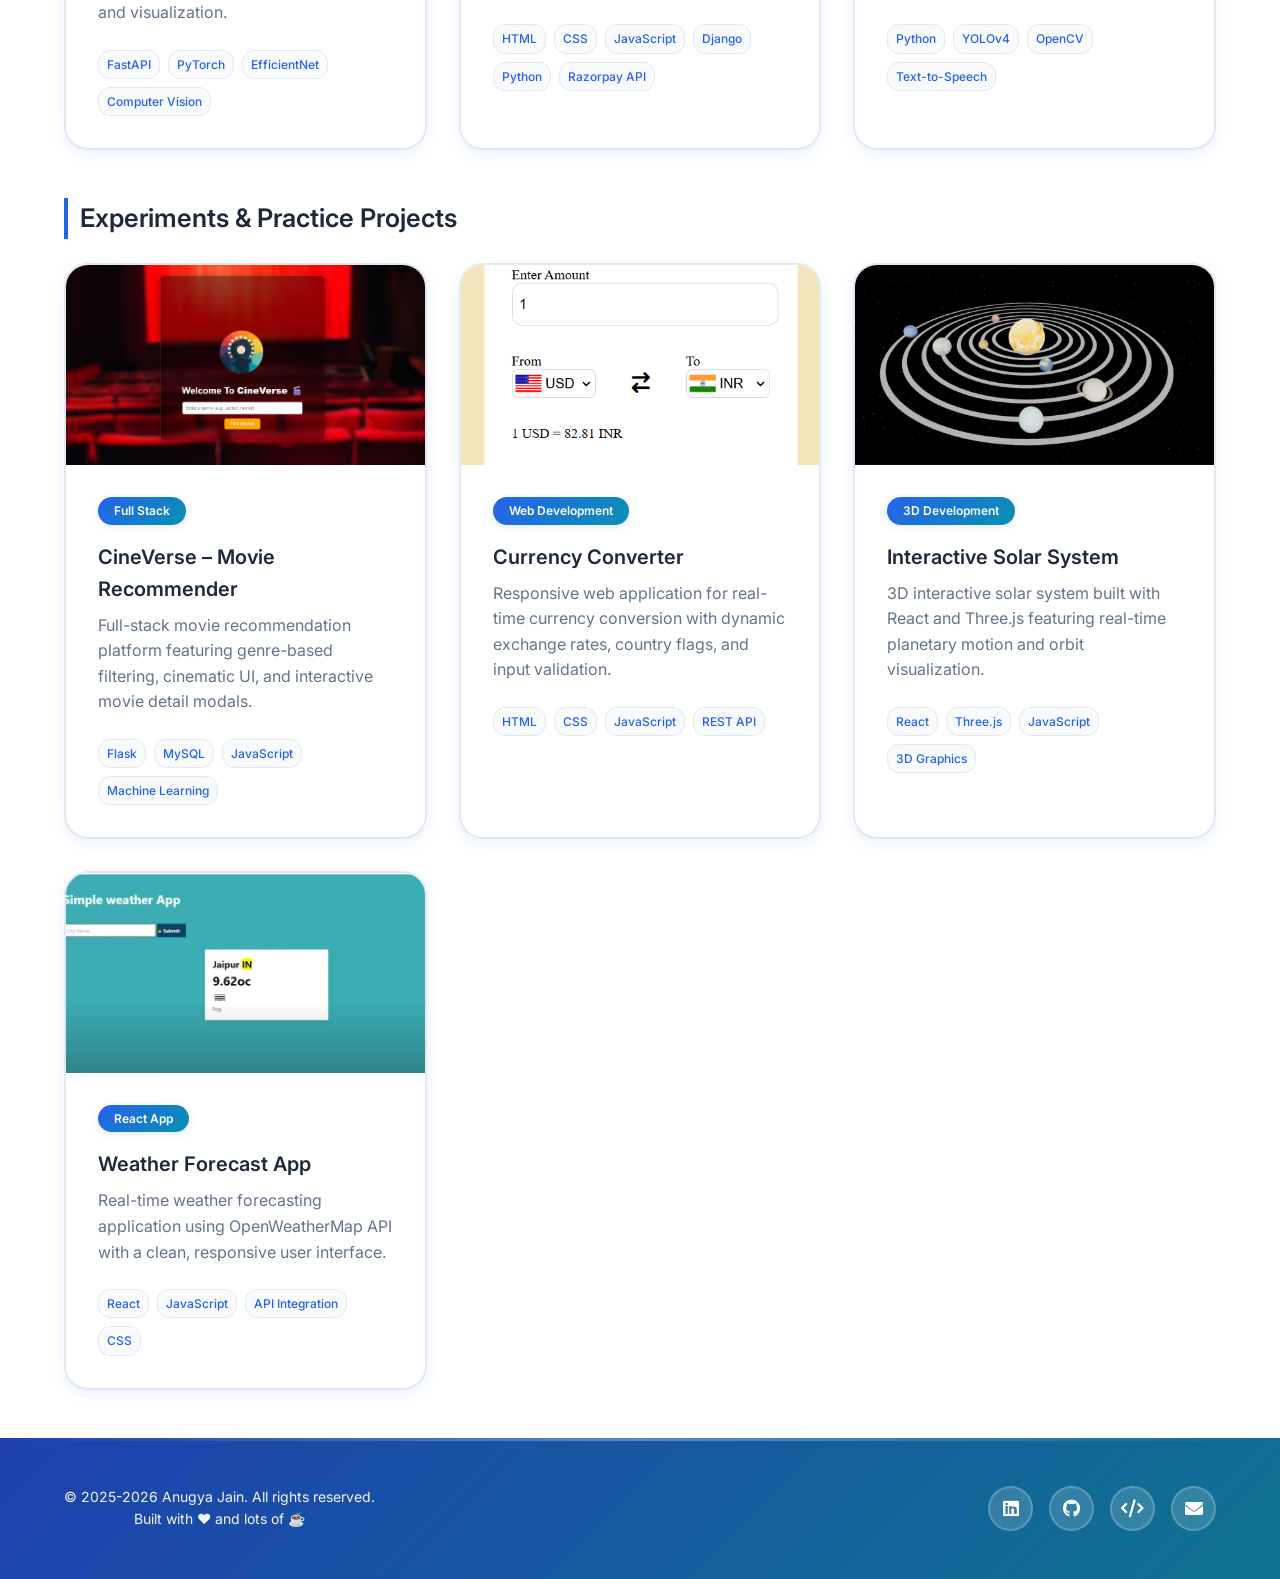
<file: projects.html>
<!DOCTYPE html>
<html lang="en">
<head>
<meta charset="UTF-8" />
<meta name="viewport" content="width=device-width, initial-scale=1" />
<title>Projects - Anugya Jain</title>
<link rel="stylesheet" href="assets/css/style.css" />
<link href="https://fonts.googleapis.com/css2?family=Inter:wght@300;400;500;600;700;800&display=swap" rel="stylesheet">
<link rel="stylesheet" href="https://cdnjs.cloudflare.com/ajax/libs/font-awesome/6.0.0/css/all.min.css">
</head>
<body>
<header>
  <nav class="container" aria-label="Primary navigation">
    <div class="logo" tabindex="0" onclick="window.location.href='index.html'">
      <span class="logo-text">Anugya</span>
      <span class="logo-accent">.</span>
    </div>
    <div class="nav-links" role="menubar">
      <a href="index.html" role="menuitem">Home</a>
      <a href="about.html" role="menuitem">About</a>
      <a href="experience.html" role="menuitem">Experience</a>
      <a href="projects.html" class="active" role="menuitem">Projects</a>
      <a href="certificates.html" role="menuitem">Certificates</a>
      <a href="contact.html" role="menuitem">Contact</a>
    </div>
    <div class="nav-actions">
      <button class="theme-toggle" id="theme-toggle" aria-label="Toggle theme">
        <i class="fas fa-moon"></i>
      </button>
      <div class="resume-dropdown">

    <button class="resume-btn">
      <i class="fas fa-file-pdf"></i>
      <span>Resume</span>
      <i class="fas fa-chevron-down dropdown-arrow"></i>
    </button>

    <div class="resume-dropdown-content">

      <!-- View Resume -->
      <a
        href="Anugya_Jain_Resume.pdf"
        target="_blank"
        class="resume-option"
      >
        <i class="fas fa-eye"></i>
        View Resume
      </a>

      <!-- Download Resume -->
      <a
        href="Anugya_Jain_Resume.pdf"
        download
        class="resume-option"
      >
        <i class="fas fa-download"></i>
        Download Resume
      </a>

    </div>
      <div class="mobile-menu-toggle" tabindex="0">
        <span></span>
        <span></span>
        <span></span>
      </div>
    </div>
  </nav>
</header>

<main class="page-content">
  <section class="page-header">
    <div class="container">
      <h1 class="page-title">My <span class="title-accent">Projects</span></h1>
      <p class="page-subtitle">A showcase of my technical work and innovations</p>
    </div>
  </section>

  <section id="projects" aria-labelledby="projects-title">
    <div class="container">
      <h3 class="projects-subtitle">Selected Projects</h3>

      <div class="projects-grid">

        <article class="project-card">
          <div class="project-image-container">

            <img src="goalsync.png" alt="GoalSync Performance Management Platform" class="project-image">

            <div class="project-overlay">
              <div class="project-links">

                <a
                  href="https://github.com/jainanugya370-stack/enterprise-goal-tracking-system-v2"
                  target="_blank"
                  class="project-link-icon"
                  aria-label="View GoalSync GitHub Repository"
                >
                  <i class="fab fa-github"></i>
                </a>

              </div>
            </div>
          </div>

          <div class="project-content">

            <span class="project-category-tag">
              Full Stack / AI
            </span>

            <h3 class="project-title">
              GoalSync
            </h3>

            <p class="project-description">
              Enterprise performance management platform built with Django,
              featuring AI-generated insights, KPI dashboards,
              role-based workflows, and real-time analytics.
            </p>

            <div class="project-tech">
              <span class="tech-tag">Django</span>
              <span class="tech-tag">PostgreSQL</span>
              <span class="tech-tag">OpenAI API</span>
              <span class="tech-tag">Render</span>
            </div>

          </div>
        </article>

        <article class="project-card">

          <div class="project-image-container">

            <img src="5g-smo-dashboard.png" alt="DARPAN 5G SMO Dashboard" class="project-image">

            <div class="project-overlay">
              <div class="project-links">

                <a
                  href="https://github.com/jainanugya370-stack/5G-SMO-Dashboard"
                  target="_blank"
                  class="project-link-icon"
                  aria-label="View DARPAN 5G SMO Dashboard GitHub Repository"
                >
                  <i class="fab fa-github"></i>
                </a>

              </div>
            </div>
          </div>

          <div class="project-content">

            <span class="project-category-tag">
              AI / 5G Networks
            </span>

            <h3 class="project-title">
              DARPAN – 5G SMO Dashboard
            </h3>

            <p class="project-description">
              Developed a containerized 5G Service Management & Orchestration dashboard
              with live KPI monitoring, Grafana visualizations, statistical anomaly
              detection, and AI-powered traffic forecasting using LSTM models for
              real-time network performance analysis.
            </p>

            <div class="project-tech">
              <span class="tech-tag">Python</span>
              <span class="tech-tag">Flask</span>
              <span class="tech-tag">Grafana</span>
              <span class="tech-tag">Docker</span>
              <span class="tech-tag">LSTM</span>
            </div>

          </div>
        </article>

        <article class="project-card">

          <div class="project-image-container">

            <img src="outreach-platform.png" alt="Automated Outreach Platform" class="project-image">

            <div class="project-overlay">
              <div class="project-links">

                <a
                  href="https://github.com/jainanugya370-stack/vocallabs-outreach-pipeline"
                  target="_blank"
                  class="project-link-icon"
                  aria-label="View Automated Outreach Platform GitHub Repository"
                >
                  <i class="fab fa-github"></i>
                </a>

              </div>
            </div>
          </div>

          <div class="project-content">

            <span class="project-category-tag">
              Sales Automation / GTM
            </span>

            <h3 class="project-title">
              Automated Outreach Platform
            </h3>

            <p class="project-description">
              Engineered a 4-stage B2B outreach automation pipeline integrating
              Apollo.io for lead discovery, Prospeo for email verification,
              and Brevo for campaign delivery, replicating real-world outbound
              prospecting and ICP-targeting workflows.
            </p>

            <div class="project-tech">
              <span class="tech-tag">Node.js</span>
              <span class="tech-tag">Apollo.io</span>
              <span class="tech-tag">Prospeo</span>
              <span class="tech-tag">Brevo</span>
            </div>

          </div>
        </article>

        <article class="project-card">

          <div class="project-image-container">

            <img src="deepreflect.jpeg" alt="Deepfake Detection System" class="project-image">

            <div class="project-overlay">
              <div class="project-links">

                <a
                  href="https://github.com/jainanugya370-stack"
                  target="_blank"
                  class="project-link-icon"
                  aria-label="View Deepfake Detection GitHub Repository"
                >
                  <i class="fab fa-github"></i>
                </a>

              </div>
            </div>
          </div>

          <div class="project-content">

            <span class="project-category-tag">
              AI / Computer Vision
            </span>

            <h3 class="project-title">
              Deepfake Detection System
            </h3>

            <p class="project-description">
              AI-powered deepfake detection platform using EfficientNet-B0
              and FastAPI to analyze manipulated videos and images
              with real-time prediction and visualization.
            </p>

            <div class="project-tech">
              <span class="tech-tag">FastAPI</span>
              <span class="tech-tag">PyTorch</span>
              <span class="tech-tag">EfficientNet</span>
              <span class="tech-tag">Computer Vision</span>
            </div>

          </div>
        </article>

        <article class="project-card">
          <div class="project-image-container">
            <img src="bookmyseat.png" alt="BookMySeat project screenshot" class="project-image">

            <div class="project-overlay">
              <div class="project-links">
                <a
                  href="https://github.com/jainanugya370-stack/bookmyseat_clone"
                  target="_blank"
                  class="project-link-icon"
                  aria-label="View BookMySeat GitHub Repository"
                >
                  <i class="fab fa-github"></i>
                </a>
              </div>
            </div>
          </div>

          <div class="project-content">
            <span class="project-category-tag">Full Stack</span>
            <h3 class="project-title">BookMySeat</h3>
            <p class="project-description">
              A full-stack seat booking web application allowing users to browse events,
              select seats, and simulate booking and payment workflows.
            </p>
            <div class="project-tech">
              <span class="tech-tag">HTML</span>
              <span class="tech-tag">CSS</span>
              <span class="tech-tag">JavaScript</span>
              <span class="tech-tag">Django</span>
              <span class="tech-tag">Python</span>
              <span class="tech-tag">Razorpay API</span>
            </div>
          </div>
        </article>

        <article class="project-card">
          <div class="project-image-container">
            <img src="object detection.png" alt="Real-Time Object Detection project" class="project-image">

            <div class="project-overlay">
              <div class="project-links">
                <a
                  href="https://github.com/jainanugya370-stack/Real-time-object-detection"
                  target="_blank"
                  class="project-link-icon"
                  aria-label="View Object Detection GitHub Repository"
                >
                  <i class="fab fa-github"></i>
                </a>
              </div>
            </div>
          </div>

          <div class="project-content">
            <span class="project-category-tag">AI / ML</span>
            <h3 class="project-title">Real-Time Object Detection</h3>
            <p class="project-description">
              YOLOv4-based real-time object detection system with audio feedback
              designed to assist visually impaired individuals.
            </p>
            <div class="project-tech">
              <span class="tech-tag">Python</span>
              <span class="tech-tag">YOLOv4</span>
              <span class="tech-tag">OpenCV</span>
              <span class="tech-tag">Text-to-Speech</span>
            </div>
          </div>
        </article>

      </div>

      <h3 class="projects-subtitle">Experiments & Practice Projects</h3>

      <div class="projects-grid">

        <article class="project-card">
          <div class="project-image-container">
            <img src="CINEVERSE.png" alt="CineVerse movie recommender project" class="project-image">

            <div class="project-overlay">
              <div class="project-links">
                <a
                  href="https://github.com/jainanugya370-stack/CINEVERSE---movie-recommendation-website"
                  target="_blank"
                  class="project-link-icon"
                  aria-label="View CineVerse GitHub Repository"
                >
                  <i class="fab fa-github"></i>
                </a>
              </div>
            </div>
          </div>

          <div class="project-content">
            <span class="project-category-tag">Full Stack</span>
            <h3 class="project-title">CineVerse – Movie Recommender</h3>
            <p class="project-description">
              Full-stack movie recommendation platform featuring genre-based filtering,
              cinematic UI, and interactive movie detail modals.
            </p>
            <div class="project-tech">
              <span class="tech-tag">Flask</span>
              <span class="tech-tag">MySQL</span>
              <span class="tech-tag">JavaScript</span>
              <span class="tech-tag">Machine Learning</span>
            </div>
          </div>
        </article>

        <article class="project-card">
          <div class="project-image-container">
            <img src="currency converter.png" alt="Currency Converter project" class="project-image">

            <div class="project-overlay">
              <div class="project-links">
                <a
                  href="https://github.com/Anugyajain27/currency-convertor"
                  target="_blank"
                  class="project-link-icon"
                  aria-label="View Currency Converter GitHub Repository"
                >
                  <i class="fab fa-github"></i>
                </a>
              </div>
            </div>
          </div>

          <div class="project-content">
            <span class="project-category-tag">Web Development</span>
            <h3 class="project-title">Currency Converter</h3>
            <p class="project-description">
              Responsive web application for real-time currency conversion with
              dynamic exchange rates, country flags, and input validation.
            </p>
            <div class="project-tech">
              <span class="tech-tag">HTML</span>
              <span class="tech-tag">CSS</span>
              <span class="tech-tag">JavaScript</span>
              <span class="tech-tag">REST API</span>
            </div>
          </div>
        </article>

        <article class="project-card">
          <div class="project-image-container">
            <img src="solar system.png" alt="Interactive Solar System project" class="project-image">

            <div class="project-overlay">
              <div class="project-links">
                <a
                  href="https://github.com/jainanugya370-stack/solor_system"
                  target="_blank"
                  class="project-link-icon"
                  aria-label="View Solar System GitHub Repository"
                >
                  <i class="fab fa-github"></i>
                </a>
              </div>
            </div>
          </div>

          <div class="project-content">
            <span class="project-category-tag">3D Development</span>
            <h3 class="project-title">Interactive Solar System</h3>
            <p class="project-description">
              3D interactive solar system built with React and Three.js featuring
              real-time planetary motion and orbit visualization.
            </p>
            <div class="project-tech">
              <span class="tech-tag">React</span>
              <span class="tech-tag">Three.js</span>
              <span class="tech-tag">JavaScript</span>
              <span class="tech-tag">3D Graphics</span>
            </div>
          </div>
        </article>

        <article class="project-card">
          <div class="project-image-container">
            <img src="Weather Forecast Web App.png" alt="Weather Forecast App project" class="project-image">

            <div class="project-overlay">
              <div class="project-links">
                <a
                  href="https://github.com/Anugyajain27/-Weather-Forecast-Web-App"
                  target="_blank"
                  class="project-link-icon"
                  aria-label="View Weather App GitHub Repository"
                >
                  <i class="fab fa-github"></i>
                </a>
              </div>
            </div>
          </div>

          <div class="project-content">
            <span class="project-category-tag">React App</span>
            <h3 class="project-title">Weather Forecast App</h3>
            <p class="project-description">
              Real-time weather forecasting application using OpenWeatherMap API
              with a clean, responsive user interface.
            </p>
            <div class="project-tech">
              <span class="tech-tag">React</span>
              <span class="tech-tag">JavaScript</span>
              <span class="tech-tag">API Integration</span>
              <span class="tech-tag">CSS</span>
            </div>
          </div>
        </article>

      </div>
    </div>
  </section>
</main>

<footer>
  <div class="container">
    <div class="footer-content">
      <div class="footer-text">
        <p>&copy; 2025-2026 Anugya Jain. All rights reserved.</p>
        <p>Built with ❤️ and lots of ☕</p>
      </div>
      <div class="footer-links">
        <a href="https://www.linkedin.com/in/anugya-jain-21744b290/" target="_blank" rel="noopener noreferrer">
          <i class="fab fa-linkedin"></i>
        </a>
        <a href="https://github.com/jainanugya370-stack" target="_blank" rel="noopener noreferrer">
          <i class="fab fa-github"></i>
        </a>
        <a href="https://leetcode.com/u/anugya_jain27/" target="_blank" rel="noopener noreferrer">
          <i class="fas fa-code"></i>
        </a>
        <a href="mailto:anugya.jain27@gmail.com">
          <i class="fas fa-envelope"></i>
        </a>
      </div>
    </div>
  </div>
</footer>

<script src="assets/js/main.js"></script>
</body>
</html>
</file>
<file: assets/css/style.css>
:root {
  --color-primary: #2563eb;
  --color-primary-light: #60a5fa;
  --color-primary-dark: #1e40af;
  --color-accent: #0891b2;
  --color-accent-light: #06b6d4;
  --color-accent-dark: #0e7490;
  --color-success: #10b981;
  --color-warning: #f59e0b;
  --color-error: #ef4444;
  --color-text: #64748b;
  --color-text-dark: #1e293b;
  --color-bg: #ffffff;
  --color-bg-secondary: #f8fafc;
  --color-bg-tertiary: #f1f5f9;
  --color-border: #e2e8f0;
  --color-shadow: rgba(37, 99, 235, 0.12);
  --color-shadow-light: rgba(37, 99, 235, 0.08);
  
  --gradient-primary: linear-gradient(135deg, #2563eb 0%, #0891b2 100%);
  --gradient-secondary: linear-gradient(135deg, #0891b2 0%, #10b981 100%);
  --gradient-accent: linear-gradient(135deg, #60a5fa 0%, #06b6d4 100%);
  --gradient-hero: linear-gradient(135deg, #1e40af 0%, #0e7490 100%);
  
  --spacing-xs: 0.25rem;
  --spacing-sm: 0.5rem;
  --spacing-md: 1rem;
  --spacing-lg: 1.5rem;
  --spacing-xl: 2rem;
  --spacing-2xl: 3rem;
  
  --font-sans: 'Inter', -apple-system, BlinkMacSystemFont, 'Segoe UI', Roboto, sans-serif;
  --font-size-xs: 0.75rem;
  --font-size-sm: 0.875rem;
  --font-size-base: 1rem;
  --font-size-lg: 1.125rem;
  --font-size-xl: 1.25rem;
  --font-size-2xl: 1.5rem;
  --font-size-3xl: 1.875rem;
  --font-size-4xl: 2.25rem;
  
  --shadow-sm: 0 2px 8px 0 var(--color-shadow);
  --shadow-md: 0 4px 16px -2px var(--color-shadow);
  --shadow-lg: 0 10px 30px -3px var(--color-shadow);
  --shadow-xl: 0 20px 50px -5px var(--color-shadow);
  
  --border-radius: 0.75rem;
  --border-radius-lg: 1rem;
  --border-radius-xl: 1.5rem;
  
  --transition-fast: 0.2s cubic-bezier(0.4, 0, 0.2, 1);
  --transition-normal: 0.3s cubic-bezier(0.4, 0, 0.2, 1);
  --transition-slow: 0.5s cubic-bezier(0.4, 0, 0.2, 1);
}

[data-theme="dark"] {
  --color-primary: #3b82f6;
  --color-primary-light: #60a5fa;
  --color-primary-dark: #2563eb;
  --color-accent: #06b6d4;
  --color-accent-light: #22d3ee;
  --color-accent-dark: #0891b2;
  --color-success: #34d399;
  --color-warning: #fbbf24;
  --color-error: #f87171;
  --color-text: #94a3b8;
  --color-text-dark: #f1f5f9;
  --color-bg: #0f172a;
  --color-bg-secondary: #1e293b;
  --color-bg-tertiary: #334155;
  --color-border: #475569;
  --color-shadow: rgba(59, 130, 246, 0.2);
  --color-shadow-light: rgba(59, 130, 246, 0.12);
  
  --gradient-primary: linear-gradient(135deg, #3b82f6 0%, #06b6d4 100%);
  --gradient-secondary: linear-gradient(135deg, #06b6d4 0%, #10b981 100%);
  --gradient-accent: linear-gradient(135deg, #60a5fa 0%, #22d3ee 100%);
  --gradient-hero: linear-gradient(135deg, #2563eb 0%, #0891b2 100%);
}

* {
  margin: 0;
  padding: 0;
  box-sizing: border-box;
}

body {
  font-family: var(--font-sans);
  line-height: 1.6;
  color: var(--color-text);
  background-color: var(--color-bg);
  transition: background-color var(--transition-normal), color var(--transition-normal);
}

.container {
  max-width: 1200px;
  margin: 0 auto;
  padding: 0 var(--spacing-lg);
}

/* Header Styles */
header {
  position: fixed;
  top: 0;
  width: 100%;
  background: rgba(255, 255, 255, 0.95);
  backdrop-filter: blur(12px);
  -webkit-backdrop-filter: blur(12px);
  border-bottom: 1px solid var(--color-border);
  z-index: 1000;
  transition: all var(--transition-normal);
  box-shadow: var(--shadow-sm);
}

[data-theme="dark"] header {
  background: rgba(15, 23, 42, 0.95);
}

nav {
  display: flex;
  align-items: center;
  justify-content: space-between;
  padding: var(--spacing-lg) var(--spacing-lg);
}

.logo {
  font-size: var(--font-size-2xl);
  font-weight: 800;
  color: var(--color-primary);
  cursor: pointer;
  transition: all var(--transition-fast);
}

.logo:hover {
  transform: scale(1.05);
}

.logo-accent {
  color: var(--color-accent);
  animation: pulse 2s infinite;
}

.nav-links {
  display: flex;
  gap: var(--spacing-xl);
  list-style: none;
}

.nav-links a {
  color: var(--color-text);
  text-decoration: none;
  font-weight: 500;
  font-size: var(--font-size-base);
  transition: all var(--transition-fast);
  position: relative;
  padding: var(--spacing-sm) var(--spacing-md);
  border-radius: var(--border-radius);
}

.nav-links a.active {
  color: var(--color-primary);
  background: rgba(37, 99, 235, 0.08);
}

.nav-links a::after {
  content: '';
  position: absolute;
  bottom: 0;
  left: 50%;
  transform: translateX(-50%) scaleX(0);
  width: 80%;
  height: 2px;
  background: var(--gradient-primary);
  transition: transform var(--transition-fast);
}

.nav-links a:hover::after {
  transform: translateX(-50%) scaleX(1);
}

.nav-links a:hover {
  color: var(--color-primary);
  transform: translateY(-2px);
}

.nav-actions {
  display: flex;
  align-items: center;
  gap: var(--spacing-lg);
}

.theme-toggle {
  background: var(--gradient-primary);
  border: none;
  border-radius: var(--border-radius-lg);
  padding: var(--spacing-md);
  color: white;
  cursor: pointer;
  transition: all var(--transition-fast);
  width: 50px;
  height: 50px;
  display: flex;
  align-items: center;
  justify-content: center;
  font-size: var(--font-size-lg);
  box-shadow: var(--shadow-md);
}

.theme-toggle:hover {
  transform: translateY(-2px) scale(1.05);
  box-shadow: var(--shadow-lg);
}

.mobile-menu-toggle {
  display: none;
  flex-direction: column;
  cursor: pointer;
  padding: var(--spacing-sm);
  border-radius: var(--border-radius);
  transition: all var(--transition-fast);
}

.mobile-menu-toggle:hover {
  background: var(--color-bg-secondary);
}

.mobile-menu-toggle span {
  width: 30px;
  height: 3px;
  background: var(--color-text-dark);
  margin: 3px 0;
  transition: all var(--transition-fast);
  border-radius: 2px;
}

/* Page Content Styles */
.page-content {
  padding-top: 100px;
  min-height: calc(100vh - 200px);
}

.page-header {
  background: var(--gradient-hero);
  padding: var(--spacing-2xl) 0;
  text-align: center;
  margin-bottom: var(--spacing-2xl);
  position: relative;
  overflow: hidden;
}

.page-header::before {
  content: '';
  position: absolute;
  top: 0;
  left: 0;
  right: 0;
  bottom: 0;
  background: linear-gradient(45deg, transparent 30%, rgba(255, 255, 255, 0.08) 50%, transparent 70%);
  animation: shimmerMove 3s infinite;
}

@keyframes shimmerMove {
  0% { transform: translateX(-100%); }
  100% { transform: translateX(100%); }
}

.page-title {
  font-size: var(--font-size-4xl);
  font-weight: 900;
  color: white;
  margin-bottom: var(--spacing-sm);
  text-shadow: 0 2px 10px rgba(0, 0, 0, 0.15);
}

.page-subtitle {
  font-size: var(--font-size-xl);
  color: rgba(255, 255, 255, 0.95);
  font-weight: 400;
}

/* Hero Section */
.hero {
  min-height: 100vh;
  display: flex;
  align-items: center;
  position: relative;
  overflow: hidden;
  padding-top: 100px;
}

.hero-background {
  position: absolute;
  top: 0;
  left: 0;
  width: 100%;
  height: 100%;
  z-index: -1;
  background: linear-gradient(135deg, rgba(37, 99, 235, 0.03) 0%, rgba(8, 145, 178, 0.03) 100%);
}

.floating-shapes {
  position: absolute;
  width: 100%;
  height: 100%;
}

.shape {
  position: absolute;
  border-radius: 50%;
  opacity: 0.08;
  animation: float 8s ease-in-out infinite;
  filter: blur(60px);
}

.shape-1 {
  width: 400px;
  height: 400px;
  top: 10%;
  left: 5%;
  background: var(--gradient-primary);
  animation-delay: 0s;
}

.shape-2 {
  width: 350px;
  height: 350px;
  top: 50%;
  right: 5%;
  background: var(--gradient-secondary);
  animation-delay: 2s;
}

.shape-3 {
  width: 300px;
  height: 300px;
  bottom: 10%;
  left: 15%;
  background: var(--gradient-accent);
  animation-delay: 4s;
}

.shape-4 {
  width: 380px;
  height: 380px;
  top: 5%;
  right: 20%;
  background: var(--gradient-primary);
  animation-delay: 1s;
}

@keyframes float {
  0%, 100% { 
    transform: translateY(0px) translateX(0px) scale(1); 
  }
  33% { 
    transform: translateY(-30px) translateX(20px) scale(1.05); 
  }
  66% { 
    transform: translateY(20px) translateX(-20px) scale(0.95); 
  }
}

.hero-content {
  display: grid;
  grid-template-columns: 1fr 450px;
  gap: var(--spacing-2xl);
  align-items: center;
  width: 100%;
}

.hero-text {
  animation: fadeInUp 1s ease-out;
}

.greeting {
  display: flex;
  align-items: center;
  gap: var(--spacing-sm);
  font-size: var(--font-size-xl);
  margin-bottom: var(--spacing-lg);
  color: var(--color-text);
  font-weight: 500;
}

.wave {
  animation: wave 2s infinite;
  transform-origin: 70% 70%;
  display: inline-block;
  font-size: var(--font-size-2xl);
}

@keyframes wave {
  0%, 100% { transform: rotate(0deg); }
  10%, 30% { transform: rotate(14deg); }
  20% { transform: rotate(-8deg); }
}

.hero-title {
  font-size: 3.5rem;
  font-weight: 900;
  line-height: 1.1;
  margin-bottom: var(--spacing-lg);
  color: var(--color-text-dark);
}

.name-highlight {
  background: var(--gradient-primary);
  -webkit-background-clip: text;
  -webkit-text-fill-color: transparent;
  background-clip: text;
  position: relative;
  display: inline-block;
}

.name-highlight::after {
  content: '';
  position: absolute;
  bottom: -5px;
  left: 0;
  right: 0;
  height: 4px;
  background: var(--gradient-accent);
  border-radius: 2px;
  animation: shimmer 2s infinite;
}

@keyframes shimmer {
  0%, 100% { opacity: 0.6; transform: scaleX(1); }
  50% { opacity: 1; transform: scaleX(1.05); }
}

.hero-subtitle {
  font-size: var(--font-size-2xl);
  font-weight: 600;
  background: var(--gradient-secondary);
  -webkit-background-clip: text;
  -webkit-text-fill-color: transparent;
  background-clip: text;
  margin-bottom: var(--spacing-lg);
}

.hero-description {
  font-size: var(--font-size-xl);
  color: var(--color-text);
  margin-bottom: var(--spacing-2xl);
  line-height: 1.7;
  font-weight: 400;
}

.hero-buttons {
  display: flex;
  gap: var(--spacing-lg);
  flex-wrap: wrap;
}

.btn-primary,
.btn-secondary {
  display: inline-flex;
  align-items: center;
  gap: var(--spacing-sm);
  padding: var(--spacing-lg) var(--spacing-2xl);
  border-radius: var(--border-radius-lg);
  font-weight: 600;
  text-decoration: none;
  transition: all var(--transition-fast);
  cursor: pointer;
  border: none;
  font-size: var(--font-size-lg);
  position: relative;
  overflow: hidden;
}

.btn-primary {
  background: var(--gradient-primary);
  color: white;
  box-shadow: var(--shadow-lg);
}

.btn-primary::before {
  content: '';
  position: absolute;
  top: 0;
  left: -100%;
  width: 100%;
  height: 100%;
  background: linear-gradient(90deg, transparent, rgba(255,255,255,0.3), transparent);
  transition: left var(--transition-slow);
}

.btn-primary:hover::before {
  left: 100%;
}

.btn-primary:hover {
  transform: translateY(-3px);
  box-shadow: var(--shadow-xl);
}

.btn-secondary {
  background: transparent;
  color: var(--color-primary);
  border: 2px solid var(--color-primary);
  position: relative;
}

.btn-secondary::before {
  content: '';
  position: absolute;
  top: 0;
  left: 0;
  right: 0;
  bottom: 0;
  background: var(--gradient-primary);
  opacity: 0;
  transition: opacity var(--transition-fast);
  z-index: -1;
  border-radius: var(--border-radius-lg);
}

.btn-secondary:hover::before {
  opacity: 0.1;
}

.btn-secondary:hover {
  transform: translateY(-3px);
  box-shadow: var(--shadow-lg);
}

.hero-image {
  display: flex;
  justify-content: center;
  align-items: center;
}

.image-container {
  position: relative;
  width: 400px;
  height: 400px;
  background: var(--color-bg-secondary);
  border-radius: var(--border-radius-xl);
  padding: var(--spacing-lg);
  box-shadow: var(--shadow-xl);
  border: 3px solid var(--color-primary);
}

.profile-image {
  width: 100%;
  height: 100%;
  object-fit: cover;
  border-radius: var(--border-radius-lg);
  display: block;
}

/* Quick Links Section */
.quick-links {
  padding: var(--spacing-2xl) 0;
  background: var(--color-bg-secondary);
}

.links-grid {
  display: grid;
  grid-template-columns: repeat(auto-fit, minmax(250px, 1fr));
  gap: var(--spacing-xl);
  margin-top: var(--spacing-xl);
}

.quick-link-card {
  background: var(--color-bg);
  padding: var(--spacing-xl);
  border-radius: var(--border-radius-xl);
  text-align: center;
  text-decoration: none;
  color: var(--color-text);
  border: 2px solid var(--color-border);
  transition: all var(--transition-normal);
  position: relative;
  overflow: hidden;
}

.quick-link-card::before {
  content: '';
  position: absolute;
  top: 0;
  left: 0;
  right: 0;
  height: 4px;
  background: var(--gradient-primary);
  transform: scaleX(0);
  transition: transform var(--transition-normal);
}

.quick-link-card:hover::before {
  transform: scaleX(1);
}

.quick-link-card:hover {
  transform: translateY(-8px);
  box-shadow: var(--shadow-xl);
  border-color: var(--color-primary);
}

.link-icon {
  width: 80px;
  height: 80px;
  background: var(--gradient-primary);
  border-radius: 50%;
  display: flex;
  align-items: center;
  justify-content: center;
  margin: 0 auto var(--spacing-lg);
  font-size: var(--font-size-3xl);
  color: white;
  transition: all var(--transition-normal);
  box-shadow: var(--shadow-md);
}

.quick-link-card:hover .link-icon {
  transform: scale(1.15) rotate(5deg);
  box-shadow: var(--shadow-lg);
}

.quick-link-card h3 {
  font-size: var(--font-size-xl);
  color: var(--color-text-dark);
  margin-bottom: var(--spacing-sm);
  font-weight: 600;
}

.quick-link-card p {
  font-size: var(--font-size-sm);
  color: var(--color-text);
}

/* CTA Section */
.cta-section {
  padding: var(--spacing-2xl) 0;
  background: var(--gradient-hero);
  text-align: center;
  position: relative;
  overflow: hidden;
}

.cta-section::before {
  content: '';
  position: absolute;
  top: -50%;
  left: -50%;
  width: 200%;
  height: 200%;
  background: radial-gradient(circle, rgba(255,255,255,0.08) 0%, transparent 70%);
  animation: rotateGradient 10s linear infinite;
}

@keyframes rotateGradient {
  0% { transform: rotate(0deg); }
  100% { transform: rotate(360deg); }
}

.cta-content {
  position: relative;
  z-index: 1;
}

.cta-content h2 {
  font-size: var(--font-size-3xl);
  color: white;
  margin-bottom: var(--spacing-md);
  font-weight: 700;
  text-shadow: 0 2px 10px rgba(0, 0, 0, 0.15);
}

.cta-content p {
  font-size: var(--font-size-xl);
  color: rgba(255, 255, 255, 0.95);
  margin-bottom: var(--spacing-xl);
}

.cta-content .btn-primary {
  background: white;
  color: var(--color-primary);
  box-shadow: 0 5px 25px rgba(0, 0, 0, 0.2);
}

.cta-content .btn-primary:hover {
  transform: translateY(-3px) scale(1.05);
  box-shadow: 0 10px 35px rgba(0, 0, 0, 0.3);
}

/* Section Styles */
section {
  padding: var(--spacing-2xl) 0;
}

.section-title {
  font-size: var(--font-size-3xl);
  font-weight: 700;
  text-align: center;
  margin-bottom: var(--spacing-2xl);
  color: var(--color-text-dark);
  position: relative;
  display: inline-block;
  width: 100%;
}

.section-title::after {
  content: '';
  position: absolute;
  bottom: -10px;
  left: 50%;
  transform: translateX(-50%);
  width: 100px;
  height: 4px;
  background: var(--gradient-primary);
  border-radius: 2px;
}

.title-accent {
  background: var(--gradient-primary);
  -webkit-background-clip: text;
  -webkit-text-fill-color: transparent;
  background-clip: text;
}

/* About Section */
.about {
  background: var(--color-bg-secondary);
}

.about-content {
  display: grid;
  grid-template-columns: 1fr 400px;
  gap: var(--spacing-2xl);
  align-items: center;
}

.about-text {
  animation: fadeInUp 1s ease-out;
}

.about-intro {
  font-size: var(--font-size-lg);
  color: var(--color-text-dark);
  font-weight: 600;
  margin-bottom: var(--spacing-lg);
  position: relative;
  padding-left: var(--spacing-md);
}

.about-intro::before {
  content: '';
  position: absolute;
  left: 0;
  top: 0;
  bottom: 0;
  width: 4px;
  background: var(--gradient-primary);
  border-radius: 2px;
}

.about-text p {
  margin-bottom: var(--spacing-lg);
  font-size: var(--font-size-lg);
  line-height: 1.7;
}

.about-stats {
  display: flex;
  gap: var(--spacing-xl);
  margin-top: var(--spacing-xl);
}

.stat {
  text-align: center;
  padding: var(--spacing-lg);
  background: var(--color-bg);
  border-radius: var(--border-radius);
  flex: 1;
  border: 2px solid var(--color-border);
  transition: all var(--transition-fast);
}

.stat:hover {
  transform: translateY(-5px);
  border-color: var(--color-primary);
  box-shadow: var(--shadow-md);
}

.stat-number {
  font-size: var(--font-size-3xl);
  font-weight: 800;
  background: var(--gradient-primary);
  -webkit-background-clip: text;
  -webkit-text-fill-color: transparent;
  background-clip: text;
  margin-bottom: var(--spacing-sm);
}

.stat-label {
  font-size: var(--font-size-sm);
  color: var(--color-text);
  text-transform: uppercase;
  letter-spacing: 0.5px;
}

.about-image {
  display: flex;
  justify-content: center;
  animation: fadeInUp 1s ease-out 0.3s both;
}

.about-image-container {
  position: relative;
  width: 300px;
  height: 400px;
}

.about-photo {
  width: 100%;
  height: 100%;
  object-fit: cover;
  border-radius: var(--border-radius-lg);
  box-shadow: var(--shadow-xl);
  border: 3px solid var(--color-primary);
}

.tech-icons {
  position: absolute;
  bottom: -20px;
  right: -20px;
  display: flex;
  gap: var(--spacing-sm);
}

.tech-icons i {
  width: 50px;
  height: 50px;
  display: flex;
  align-items: center;
  justify-content: center;
  background: var(--color-bg);
  border-radius: 50%;
  color: var(--color-primary);
  font-size: var(--font-size-xl);
  box-shadow: var(--shadow-md);
  animation: bounce 2s infinite;
  border: 2px solid var(--color-primary);
}

.tech-icons i:nth-child(2) { animation-delay: 0.2s; }
.tech-icons i:nth-child(3) { animation-delay: 0.4s; }
.tech-icons i:nth-child(4) { animation-delay: 0.6s; }

@keyframes bounce {
  0%, 100% { transform: translateY(0); }
  50% { transform: translateY(-10px); }
}

/* Experience Section */
.experience {
  background: var(--color-bg);
}

.timeline {
  position: relative;
  max-width: 800px;
  margin: 0 auto;
}

.timeline::before {
  content: '';
  position: absolute;
  left: 50%;
  top: 0;
  height: 100%;
  width: 3px;
  background: var(--gradient-primary);
  transform: translateX(-50%);
  border-radius: 2px;
}

.timeline-item {
  position: relative;
  margin-bottom: var(--spacing-2xl);
  opacity: 0;
  transform: translateY(20px);
  transition: all var(--transition-slow);
}

.timeline-item.animate-in {
  opacity: 1;
  transform: translateY(0);
}

.timeline-item:nth-child(odd) .timeline-content {
  margin-left: 0;
  margin-right: auto;
  text-align: right;
  padding-right: var(--spacing-xl);
}

.timeline-item:nth-child(even) .timeline-content {
  margin-left: auto;
  margin-right: 0;
  text-align: left;
  padding-left: var(--spacing-xl);
}

.timeline-marker {
  position: absolute;
  left: 50%;
  top: 20px;
  width: 20px;
  height: 20px;
  background: var(--gradient-primary);
  border: 4px solid var(--color-bg);
  border-radius: 50%;
  transform: translateX(-50%);
  z-index: 2;
  box-shadow: 0 0 15px rgba(37, 99, 235, 0.4);
}

.timeline-content {
  background: var(--color-bg);
  padding: var(--spacing-xl);
  border-radius: var(--border-radius-xl);
  box-shadow: var(--shadow-md);
  width: calc(50% - var(--spacing-lg));
  border: 2px solid var(--color-border);
  transition: all var(--transition-fast);
  position: relative;
  overflow: hidden;
}

.timeline-content::before {
  content: '';
  position: absolute;
  top: 0;
  left: 0;
  right: 0;
  height: 3px;
  background: var(--gradient-primary);
}

.timeline-content:hover {
  transform: translateY(-5px);
  box-shadow: var(--shadow-lg);
  border-color: var(--color-primary);
}

.timeline-header {
  margin-bottom: var(--spacing-md);
}

.timeline-title {
  font-size: var(--font-size-xl);
  font-weight: 600;
  color: var(--color-text-dark);
  margin-bottom: var(--spacing-sm);
}

.timeline-company {
  display: block;
  font-weight: 500;
  color: var(--color-primary);
  margin-bottom: var(--spacing-xs);
}

.timeline-date {
  font-size: var(--font-size-sm);
  color: var(--color-text);
}

.achievement-badge {
  display: inline-block;
  background: var(--gradient-accent);
  color: white;
  padding: var(--spacing-xs) var(--spacing-md);
  border-radius: var(--border-radius-lg);
  font-size: var(--font-size-xs);
  font-weight: 600;
  margin-bottom: var(--spacing-md);
  text-transform: uppercase;
  box-shadow: var(--shadow-sm);
}

.timeline-description {
  line-height: 1.6;
  margin-bottom: var(--spacing-md);
  color: var(--color-text);
}

.timeline-skills {
  display: flex;
  flex-wrap: wrap;
  gap: var(--spacing-sm);
}

.timeline-skills .skill-tag {
  background: rgba(37, 99, 235, 0.08);
  color: var(--color-primary);
  padding: var(--spacing-xs) var(--spacing-sm);
  border-radius: var(--border-radius);
  font-size: var(--font-size-xs);
  font-weight: 500;
  border: 1px solid rgba(37, 99, 235, 0.15);
  transition: all var(--transition-fast);
}

.timeline-skills .skill-tag:hover {
  background: var(--gradient-primary);
  color: white;
  transform: translateY(-2px);
}

/* =========================================
   SKILLS SECTION
========================================= */

.skills-categories{
  display:grid;

  grid-template-columns:
  repeat(auto-fit,minmax(320px,1fr));

  gap:1.8rem;

  margin-top:2rem;
}

/* CARD */

.skill-category{
  background:var(--color-bg);

  border:1px solid var(--color-border);

  border-radius:24px;

  padding:1.8rem;

  transition:all 0.3s ease;

  position:relative;

  overflow:hidden;
}

/* TOP LINE */

.skill-category::before{
  content:"";

  position:absolute;

  top:0;
  left:0;

  width:100%;
  height:4px;

  background:var(--gradient-primary);
}

/* HOVER */

.skill-category:hover{
  transform:translateY(-6px);

  box-shadow:0 12px 35px rgba(0,0,0,0.08);
}

/* TITLE */

.category-title{
  display:flex;

  align-items:center;

  gap:0.85rem;

  font-size:1.1rem;

  font-weight:700;

  margin-bottom:1.5rem;

  color:var(--color-text-dark);
}

/* ICON */

.category-title i{
  width:42px;
  height:42px;

  display:flex;

  align-items:center;
  justify-content:center;

  border-radius:12px;

  background:var(--gradient-primary);

  color:#fff;

  font-size:1rem;
}

/* GRID */

.skills-grid{
  display:flex;

  flex-wrap:wrap;

  gap:0.8rem;
}

/* PILLS */

.skill-pill{
  padding:0.7rem 1rem;

  border-radius:14px;

  background:var(--color-bg-secondary);

  border:1px solid var(--color-border);

  font-size:0.92rem;

  font-weight:500;

  color:var(--color-text-dark);

  transition:all 0.25s ease;
}

/* HOVER */

.skill-pill:hover{
  background:var(--gradient-primary);

  color:#fff;

  transform:translateY(-2px);
}

/* RESPONSIVE */

@media(max-width:768px){

  .skills-categories{
    grid-template-columns:1fr;
  }

}

/* Projects Section */
#projects {
  background: var(--color-bg);
}

.projects-subtitle {
  margin: 3rem 0 1.5rem;
  font-size: 1.6rem;
  font-weight: 600;
  color: var(--color-text-dark);
  border-left: 4px solid var(--color-primary);
  padding-left: 12px;
}

.projects-grid {
  display: grid;
  grid-template-columns: repeat(auto-fit, minmax(350px, 1fr));
  gap: var(--spacing-xl);
}

.project-card {
  background: var(--color-bg);
  border-radius: var(--border-radius-xl);
  overflow: hidden;
  box-shadow: var(--shadow-md);
  border: 2px solid var(--color-border);
  transition: all var(--transition-slow);
  position: relative;
  opacity: 0;
  transform: translateY(20px);
  display: flex;
  flex-direction: column;
  height: 100%;
}

.project-card.animate-in {
  opacity: 1;
  transform: translateY(0);
}

.project-card::before {
  content: '';
  position: absolute;
  top: 0;
  left: 0;
  right: 0;
  height: 4px;
  background: var(--gradient-primary);
  transform: scaleX(0);
  transition: transform var(--transition-normal);
  z-index: 1;
}

.project-card:hover::before {
  transform: scaleX(1);
}

.project-card:hover {
  transform: translateY(-10px);
  box-shadow: var(--shadow-xl);
  border-color: var(--color-primary);
}

.project-image-container {
  position: relative;
  height: 200px;
  overflow: hidden;
}

.project-image {
  width: 100%;
  height: 100%;
  object-fit: cover;
  transition: all var(--transition-slow);
}

.project-card:hover .project-image {
  transform: scale(1.1);
}

.project-overlay {
  position: absolute;
  top: 0;
  left: 0;
  width: 100%;
  height: 100%;
  background: linear-gradient(135deg, rgba(37, 99, 235, 0.95) 0%, rgba(8, 145, 178, 0.95) 100%);
  display: flex;
  align-items: center;
  justify-content: center;
  opacity: 0;
  transition: all var(--transition-fast);
}

.project-card:hover .project-overlay {
  opacity: 1;
}

.project-links {
  display: flex;
  gap: var(--spacing-md);
}

.project-link-icon {
  width: 60px;
  height: 60px;
  background: white;
  border-radius: 50%;
  display: flex;
  align-items: center;
  justify-content: center;
  color: var(--color-primary);
  font-size: var(--font-size-xl);
  transition: all var(--transition-fast);
  text-decoration: none;
  box-shadow: 0 5px 15px rgba(0, 0, 0, 0.2);
}

.project-link-icon:hover {
  background: var(--gradient-accent);
  color: white;
  transform: scale(1.15) rotate(5deg);
}

.project-content {
  padding: var(--spacing-xl);
}

.project-category-tag {
  background: var(--gradient-primary);
  color: white;
  padding: var(--spacing-xs) var(--spacing-md);
  border-radius: var(--border-radius-lg);
  font-size: var(--font-size-xs);
  font-weight: 600;
  display: inline-block;
  margin-bottom: var(--spacing-md);
  box-shadow: var(--shadow-sm);
}

.project-title {
  font-size: var(--font-size-xl);
  font-weight: 600;
  color: var(--color-text-dark);
  margin-bottom: var(--spacing-sm);
}

.project-description {
  color: var(--color-text);
  line-height: 1.6;
  margin-bottom: var(--spacing-lg);
}

.project-tech {
  display: flex;
  flex-wrap: wrap;
  gap: var(--spacing-sm);
}

.tech-tag {
  background: var(--color-bg-secondary);
  color: var(--color-primary);
  padding: var(--spacing-xs) var(--spacing-sm);
  border-radius: var(--border-radius);
  font-size: var(--font-size-xs);
  font-weight: 500;
  border: 1px solid var(--color-border);
  transition: all var(--transition-fast);
}

.tech-tag:hover {
  background: var(--gradient-primary);
  color: white;
  transform: translateY(-2px);
  border-color: transparent;
}

/* Certificates Section */
.certificates {
  background: var(--color-bg-secondary);
}

.certificates-grid {
  display: grid;
  grid-template-columns: repeat(auto-fit, minmax(300px, 1fr));
  gap: var(--spacing-xl);
}

.certificate-card {
  background: var(--color-bg);
  padding: var(--spacing-xl);
  border-radius: var(--border-radius-xl);
  box-shadow: var(--shadow-md);
  border: 2px solid var(--color-border);
  transition: all var(--transition-fast);
  text-align: center;
  position: relative;
  opacity: 0;
  transform: translateY(20px);
  overflow: hidden;
}

.certificate-card::before {
  content: '';
  position: absolute;
  top: 0;
  left: 0;
  right: 0;
  height: 3px;
  background: var(--gradient-primary);
}

.certificate-card.animate-in {
  opacity: 1;
  transform: translateY(0);
}

.certificate-card:hover {
  transform: translateY(-5px);
  box-shadow: var(--shadow-lg);
  border-color: var(--color-primary);
}

.certificate-icon {
  width: 70px;
  height: 70px;
  background: var(--gradient-primary);
  border-radius: 50%;
  display: flex;
  align-items: center;
  justify-content: center;
  margin: 0 auto var(--spacing-lg);
  color: white;
  font-size: var(--font-size-2xl);
  box-shadow: var(--shadow-md);
  transition: all var(--transition-fast);
}

.certificate-card:hover .certificate-icon {
  transform: scale(1.1) rotate(5deg);
  box-shadow: var(--shadow-lg);
}

.certificate-title {
  font-size: var(--font-size-lg);
  font-weight: 600;
  color: var(--color-text-dark);
  margin-bottom: var(--spacing-sm);
}

.certificate-issuer {
  font-size: var(--font-size-base);
  color: var(--color-primary);
  font-weight: 600;
  margin-bottom: var(--spacing-md);
}

.certificate-description {
  color: var(--color-text);
  line-height: 1.6;
  margin-bottom: var(--spacing-lg);
  font-size: var(--font-size-sm);
}

.certificate-skills {
  display: flex;
  flex-wrap: wrap;
  gap: var(--spacing-sm);
  justify-content: center;
}

.cert-tag {
  background: var(--color-bg-secondary);
  color: var(--color-primary);
  padding: var(--spacing-xs) var(--spacing-sm);
  border-radius: var(--border-radius);
  font-size: var(--font-size-xs);
  font-weight: 500;
  border: 1px solid var(--color-border);
  transition: all var(--transition-fast);
}

.cert-tag:hover {
  background: var(--gradient-primary);
  color: white;
  transform: translateY(-2px);
  border-color: transparent;
}

.view-certificate-btn {
  margin-top: var(--spacing-lg);
  display: inline-flex;
  align-items: center;
  gap: var(--spacing-sm);
  padding: var(--spacing-md) var(--spacing-xl);
  background: var(--gradient-primary);
  color: white;
  border: none;
  border-radius: var(--border-radius-lg);
  font-weight: 600;
  font-size: var(--font-size-sm);
  cursor: pointer;
  transition: all var(--transition-fast);
  text-transform: uppercase;
  letter-spacing: 0.5px;
  box-shadow: var(--shadow-sm);
}

.view-certificate-btn:hover {
  transform: translateY(-2px);
  box-shadow: var(--shadow-md);
}

.view-certificate-btn i {
  font-size: var(--font-size-base);
}

/* Certificate Modal */
.certificate-modal {
  display: none;
  position: fixed;
  top: 0;
  left: 0;
  width: 100%;
  height: 100%;
  background: rgba(0, 0, 0, 0.85);
  backdrop-filter: blur(8px);
  z-index: 2000;
  align-items: center;
  justify-content: center;
  opacity: 0;
  transition: opacity var(--transition-normal);
}

.certificate-modal.show {
  opacity: 1;
}

.certificate-modal-content {
  background: var(--color-bg);
  border-radius: var(--border-radius-xl);
  box-shadow: var(--shadow-xl);
  max-width: 90vw;
  max-height: 90vh;
  width: 800px;
  border: 2px solid var(--color-border);
  transform: scale(0.7);
  transition: transform var(--transition-normal);
  overflow: hidden;
}

.certificate-modal.show .certificate-modal-content {
  transform: scale(1);
}

.certificate-modal-header {
  display: flex;
  justify-content: space-between;
  align-items: center;
  padding: var(--spacing-lg) var(--spacing-xl);
  background: var(--gradient-hero);
  color: white;
}

.certificate-modal-header h3 {
  margin: 0;
  font-size: var(--font-size-xl);
  font-weight: 600;
}

.certificate-modal-close {
  background: rgba(255, 255, 255, 0.15);
  border: none;
  color: white;
  font-size: var(--font-size-xl);
  cursor: pointer;
  padding: var(--spacing-sm);
  border-radius: 50%;
  width: 40px;
  height: 40px;
  display: flex;
  align-items: center;
  justify-content: center;
  transition: all var(--transition-fast);
}

.certificate-modal-close:hover {
  background: rgba(255, 255, 255, 0.25);
  transform: rotate(90deg);
}

.certificate-modal-body {
  padding: var(--spacing-xl);
  text-align: center;
}

.certificate-modal-image {
  width: 100%;
  height: auto;
  max-height: 60vh;
  object-fit: contain;
  border-radius: var(--border-radius);
  box-shadow: var(--shadow-md);
}

.certificate-modal-footer {
  padding: var(--spacing-lg) var(--spacing-xl);
  background: var(--color-bg-secondary);
  border-top: 1px solid var(--color-border);
  text-align: center;
}

.certificate-modal-footer .btn-primary {
  margin: 0;
}

/* Contact Section */
.contact-section {
  background: var(--color-bg);
}

.contact-content {
  display: grid;
  grid-template-columns: 1fr 1fr;
  gap: var(--spacing-2xl);
  align-items: start;
}

.contact-text {
  font-size: var(--font-size-lg);
  line-height: 1.7;
  margin-bottom: var(--spacing-xl);
  color: var(--color-text);
}

.contact-methods {
  display: flex;
  flex-direction: column;
  gap: var(--spacing-lg);
}

.contact-method {
  display: flex;
  align-items: center;
  gap: var(--spacing-md);
  padding: var(--spacing-lg);
  background: var(--color-bg-secondary);
  border-radius: var(--border-radius-lg);
  box-shadow: var(--shadow-sm);
  border: 2px solid var(--color-border);
  transition: all var(--transition-fast);
}

.contact-method:hover {
  box-shadow: var(--shadow-md);
  transform: translateY(-3px);
  border-color: var(--color-primary);
}

.contact-method i {
  width: 60px;
  height: 60px;
  background: var(--gradient-primary);
  color: white;
  border-radius: 50%;
  display: flex;
  align-items: center;
  justify-content: center;
  font-size: var(--font-size-xl);
  box-shadow: var(--shadow-sm);
  flex-shrink: 0;
}

.contact-method h4 {
  color: var(--color-text-dark);
  margin-bottom: var(--spacing-xs);
  font-size: var(--font-size-lg);
  font-weight: 600;
}

.contact-method p {
  color: var(--color-text);
  font-size: var(--font-size-sm);
}

.contact-form {
  background: var(--color-bg-secondary);
  padding: var(--spacing-2xl);
  border-radius: var(--border-radius-xl);
  box-shadow: var(--shadow-md);
  border: 2px solid var(--color-border);
  position: relative;
  overflow: hidden;
}

.contact-form::before {
  content: '';
  position: absolute;
  top: 0;
  left: 0;
  right: 0;
  height: 3px;
  background: var(--gradient-primary);
}

.form-group {
  margin-bottom: var(--spacing-lg);
}

.form-group label {
  display: block;
  margin-bottom: var(--spacing-sm);
  font-weight: 600;
  color: var(--color-text-dark);
  font-size: var(--font-size-base);
}

.form-group input,
.form-group textarea {
  width: 100%;
  padding: var(--spacing-md);
  border: 2px solid var(--color-border);
  border-radius: var(--border-radius);
  font-family: var(--font-sans);
  font-size: var(--font-size-base);
  transition: all var(--transition-fast);
  background: var(--color-bg);
  color: var(--color-text-dark);
}

.form-group input:focus,
.form-group textarea:focus {
  outline: none;
  border-color: var(--color-primary);
  box-shadow: 0 0 0 3px rgba(37, 99, 235, 0.1);
}

/* Footer */
footer {
  background: var(--gradient-hero);
  color: white;
  padding: var(--spacing-2xl) 0;
  text-align: center;
  position: relative;
  overflow: hidden;
}

footer::before {
  content: '';
  position: absolute;
  top: 0;
  left: 0;
  right: 0;
  height: 3px;
  background: linear-gradient(90deg, transparent, rgba(255, 255, 255, 0.3), transparent);
}

.footer-content {
  display: flex;
  justify-content: space-between;
  align-items: center;
  flex-wrap: wrap;
  gap: var(--spacing-md);
  position: relative;
  z-index: 1;
}

.footer-text p {
  margin: 0;
  font-size: var(--font-size-sm);
  opacity: 0.95;
}

.footer-links {
  display: flex;
  gap: var(--spacing-md);
}

.footer-links a {
  width: 45px;
  height: 45px;
  background: rgba(255, 255, 255, 0.15);
  border-radius: 50%;
  display: flex;
  align-items: center;
  justify-content: center;
  color: white;
  font-size: var(--font-size-lg);
  transition: all var(--transition-fast);
  text-decoration: none;
  border: 2px solid rgba(255, 255, 255, 0.2);
}

.footer-links a:hover {
  background: white;
  color: var(--color-primary);
  transform: translateY(-3px);
  border-color: white;
}

/* Animations */
@keyframes fadeInUp {
  from {
    opacity: 0;
    transform: translateY(30px);
  }
  to {
    opacity: 1;
    transform: translateY(0);
  }
}

@keyframes pulse {
  0%, 100% {
    opacity: 1;
  }
  50% {
    opacity: 0.5;
  }
}

/* Responsive Design */
@media (max-width: 1024px) {
  .hero-content {
    grid-template-columns: 1fr;
    text-align: center;
    gap: var(--spacing-xl);
  }
  
  .about-content {
    grid-template-columns: 1fr;
    gap: var(--spacing-xl);
  }
  
  .contact-content {
    grid-template-columns: 1fr;
    gap: var(--spacing-xl);
  }
  
  .timeline::before {
    left: 30px;
  }
  
  .timeline-item:nth-child(odd) .timeline-content,
  .timeline-item:nth-child(even) .timeline-content {
    width: calc(100% - 60px);
    margin-left: 60px;
    margin-right: 0;
    text-align: left;
    padding-left: var(--spacing-lg);
    padding-right: var(--spacing-lg);
  }
  
  .timeline-marker {
    left: 30px;
  }
}

@media (max-width: 768px) {
  .container {
    padding: 0 var(--spacing-md);
  }

  .nav-links {
    display: none;
    position: absolute;
    top: 100%;
    left: 0;
    width: 100%;
    background: rgba(255, 255, 255, 0.98);
    backdrop-filter: blur(12px);
    flex-direction: column;
    padding: var(--spacing-md) 0;
    box-shadow: var(--shadow-lg);
    border: 1px solid var(--color-border);
    border-top: none;
    border-radius: 0 0 var(--border-radius-lg) var(--border-radius-lg);
  }

  [data-theme="dark"] .nav-links {
    background: rgba(15, 23, 42, 0.98);
  }

  .nav-links.active {
    display: flex;
  }

  .nav-links a {
    padding: var(--spacing-md) var(--spacing-lg);
  }

  .mobile-menu-toggle {
    display: flex;
  }

  .mobile-menu-toggle.active span:nth-child(1) {
    transform: rotate(-45deg) translate(-5px, 6px);
  }

  .mobile-menu-toggle.active span:nth-child(2) {
    opacity: 0;
  }

  .mobile-menu-toggle.active span:nth-child(3) {
    transform: rotate(45deg) translate(-5px, -6px);
  }

  .hero {
    padding-top: 100px;
  }

  .hero-title {
    font-size: var(--font-size-3xl);
  }

  .hero-buttons {
    justify-content: center;
  }

  .image-container {
    width: 300px;
    height: 300px;
  }

  .about-stats {
    justify-content: center;
    flex-wrap: wrap;
  }

  .stat {
    flex: 1 1 calc(50% - var(--spacing-lg));
    min-width: 120px;
  }

  .footer-content {
    flex-direction: column;
    gap: var(--spacing-lg);
  }

  .skills-categories {
    grid-template-columns: 1fr;
  }

  .projects-grid {
    grid-template-columns: 1fr;
  }

  .certificates-grid {
    grid-template-columns: 1fr;
  }

  .section-title {
    font-size: var(--font-size-2xl);
  }

  .page-title {
    font-size: var(--font-size-3xl);
  }

  .links-grid {
    grid-template-columns: 1fr;
  }
}

@media (max-width: 480px) {
  .hero-title {
    font-size: var(--font-size-2xl);
  }

  .section-title {
    font-size: var(--font-size-xl);
  }

  .btn-primary,
  .btn-secondary {
    padding: var(--spacing-md) var(--spacing-lg);
    font-size: var(--font-size-sm);
  }

  .hero-buttons {
    flex-direction: column;
    align-items: center;
    width: 100%;
  }

  .hero-buttons .btn-primary,
  .hero-buttons .btn-secondary {
    width: 100%;
    justify-content: center;
  }

  .image-container {
    width: 250px;
    height: 250px;
  }

  .timeline-item:nth-child(odd) .timeline-content,
  .timeline-item:nth-child(even) .timeline-content {
    width: calc(100% - 40px);
    margin-left: 40px;
    padding: var(--spacing-md);
  }

  .timeline::before {
    left: 20px;
  }

  .timeline-marker {
    left: 20px;
    width: 16px;
    height: 16px;
  }

  .page-title {
    font-size: var(--font-size-2xl);
  }

  .page-subtitle {
    font-size: var(--font-size-base);
  }

  .tech-icons {
    bottom: -15px;
    right: -15px;
  }

  .tech-icons i {
    width: 35px;
    height: 35px;
    font-size: var(--font-size-base);
  }

  .stat {
    flex: 1 1 100%;
  }

  .contact-form {
    padding: var(--spacing-lg);
  }
}

a:focus,
button:focus,
input:focus,
textarea:focus {
  outline: 2px solid var(--color-primary);
  outline-offset: 2px;
}

html {
  scroll-behavior: smooth;
}

::selection {
  background: var(--color-primary);
  color: white;
}

::-moz-selection {
  background: var(--color-primary);
  color: white;
}

/* =========================
   RESUME BUTTON
========================= */

.resume-btn{
  display:flex;
  align-items:center;
  gap:0.55rem;

  padding:0.72rem 1.15rem;

  border-radius:14px;

  background:var(--accent-color);

  color:#ffffff !important;

  font-weight:600;

  text-decoration:none;

  transition:all 0.3s ease;

  border:1px solid transparent;

  white-space:nowrap;
}

/* Resume Hover */

.resume-btn:hover{
  transform:translateY(-2px);
  opacity:0.92;
}

/* =========================
   LIGHT THEME FIX
========================= */

[data-theme="light"] .resume-btn{
  background:linear-gradient(
    135deg,
    #2563eb,
    #3b82f6
  );

  color:#ffffff !important;

  box-shadow:
    0 4px 14px rgba(59,130,246,0.18);
}

/* =========================
   DARK THEME
========================= */

[data-theme="dark"] .resume-btn{
  background:linear-gradient(
    135deg,
    var(--accent-color),
    #2563eb
  );

  color:#ffffff !important;

  box-shadow:
    0 4px 18px rgba(var(--accent-rgb,59,130,246),0.25);
}
/* =========================
   RESUME DROPDOWN
========================= */

.resume-dropdown{
  position:relative;
}

/* Main Button */

.resume-btn{
  display:flex;
  align-items:center;
  gap:0.55rem;

  padding:0.72rem 1.15rem;

  border-radius:14px;

  background:linear-gradient(
    135deg,
    var(--accent-color),
    #2563eb
  );

  color:#fff !important;

  font-weight:600;

  text-decoration:none;

  border:none;

  cursor:pointer;

  transition:all 0.3s ease;

  box-shadow:
    0 4px 14px rgba(var(--accent-rgb,59,130,246),0.18);
}

.resume-btn:hover{
  transform:translateY(-2px);
}

/* Arrow */

.dropdown-arrow{
  font-size:0.75rem;
}

/* Dropdown Content */

.resume-dropdown-content{
  position:absolute;

  top:115%;
  right:0;

  min-width:210px;

  background:var(--card-bg);

  border:1px solid var(--border-color);

  border-radius:14px;

  overflow:hidden;

  opacity:0;
  visibility:hidden;
  transform:translateY(10px);

  transition:all 0.25s ease;

  z-index:1000;

  box-shadow:
    0 10px 30px rgba(0,0,0,0.12);
}

/* Show Dropdown */

.resume-dropdown:hover .resume-dropdown-content{
  opacity:1;
  visibility:visible;
  transform:translateY(0);
}

/* Options */

.resume-option{
  display:flex;
  align-items:center;
  gap:0.75rem;

  padding:0.9rem 1rem;

  text-decoration:none;

  color:var(--text-primary);

  font-size:0.92rem;

  transition:all 0.2s ease;
}

/* Hover */

.resume-option:hover{
  background:rgba(var(--accent-rgb,59,130,246),0.08);
  color:var(--accent-color);
}
</file>
